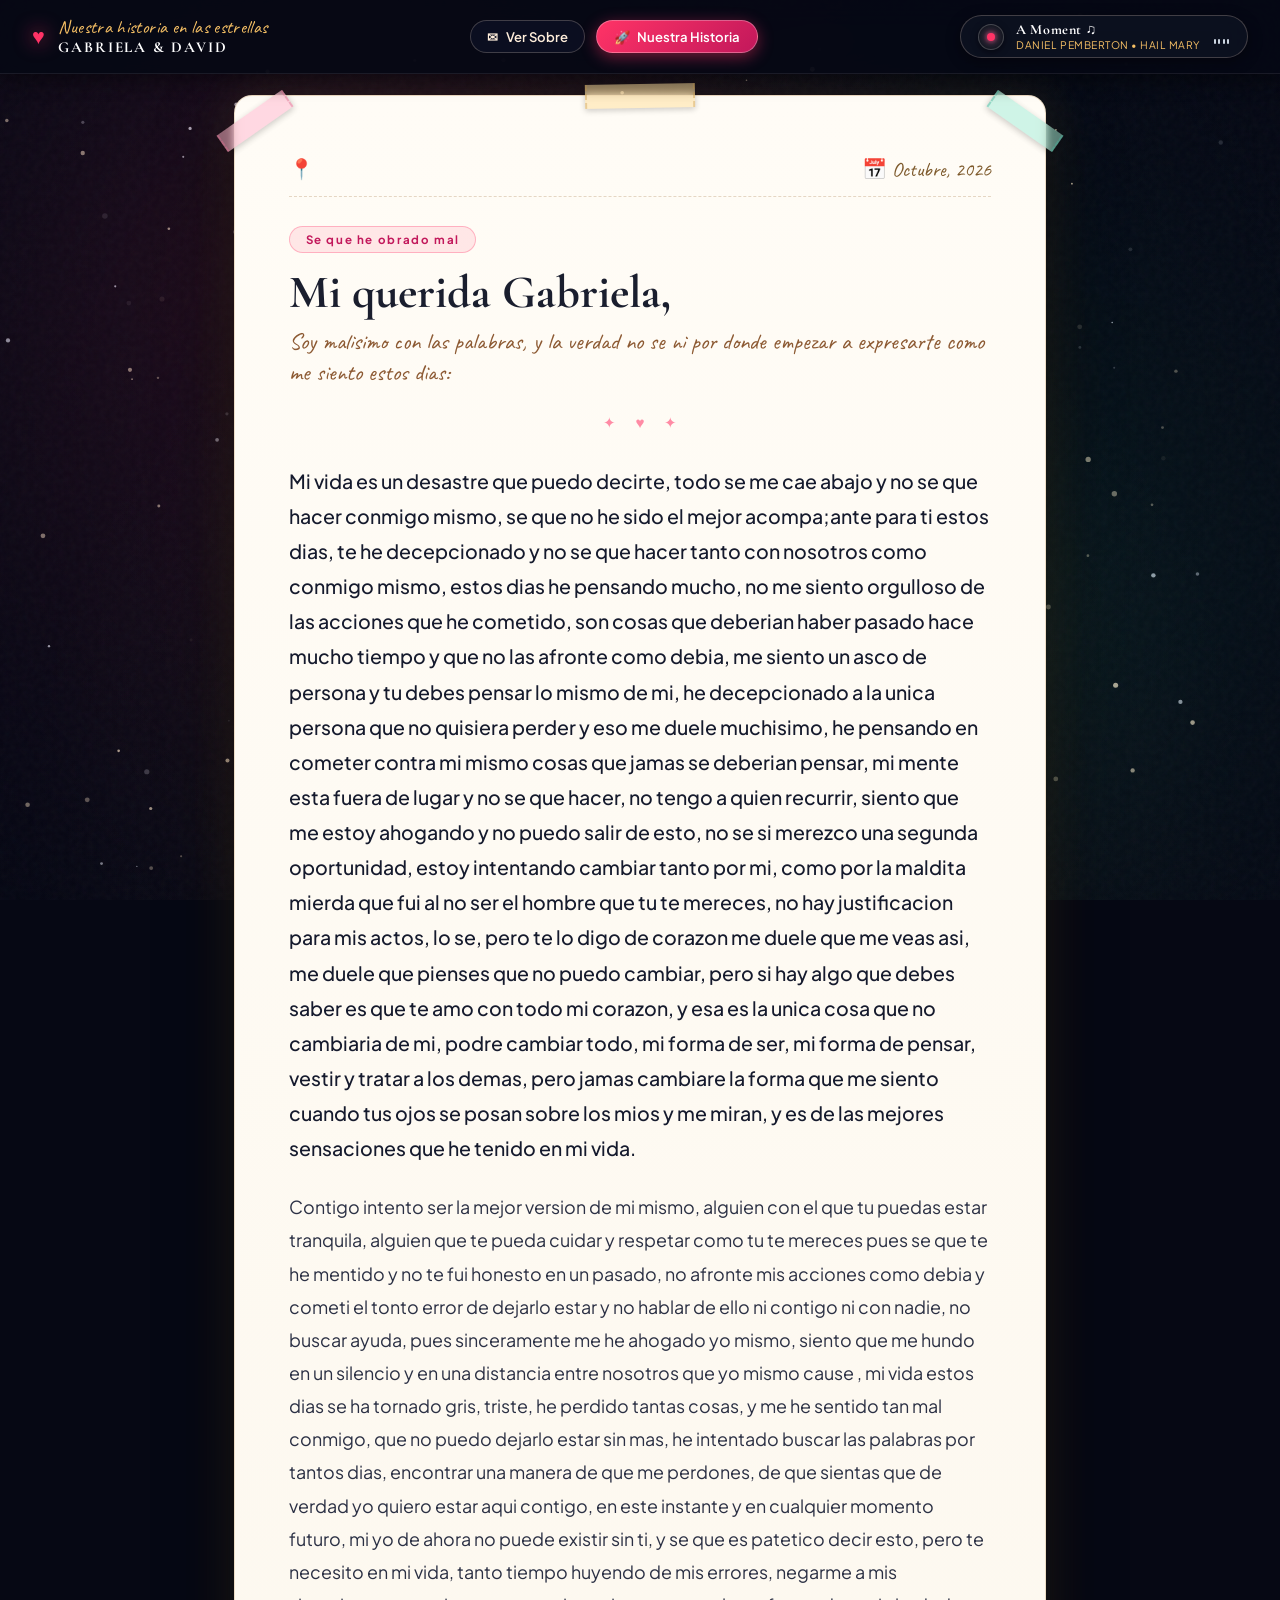
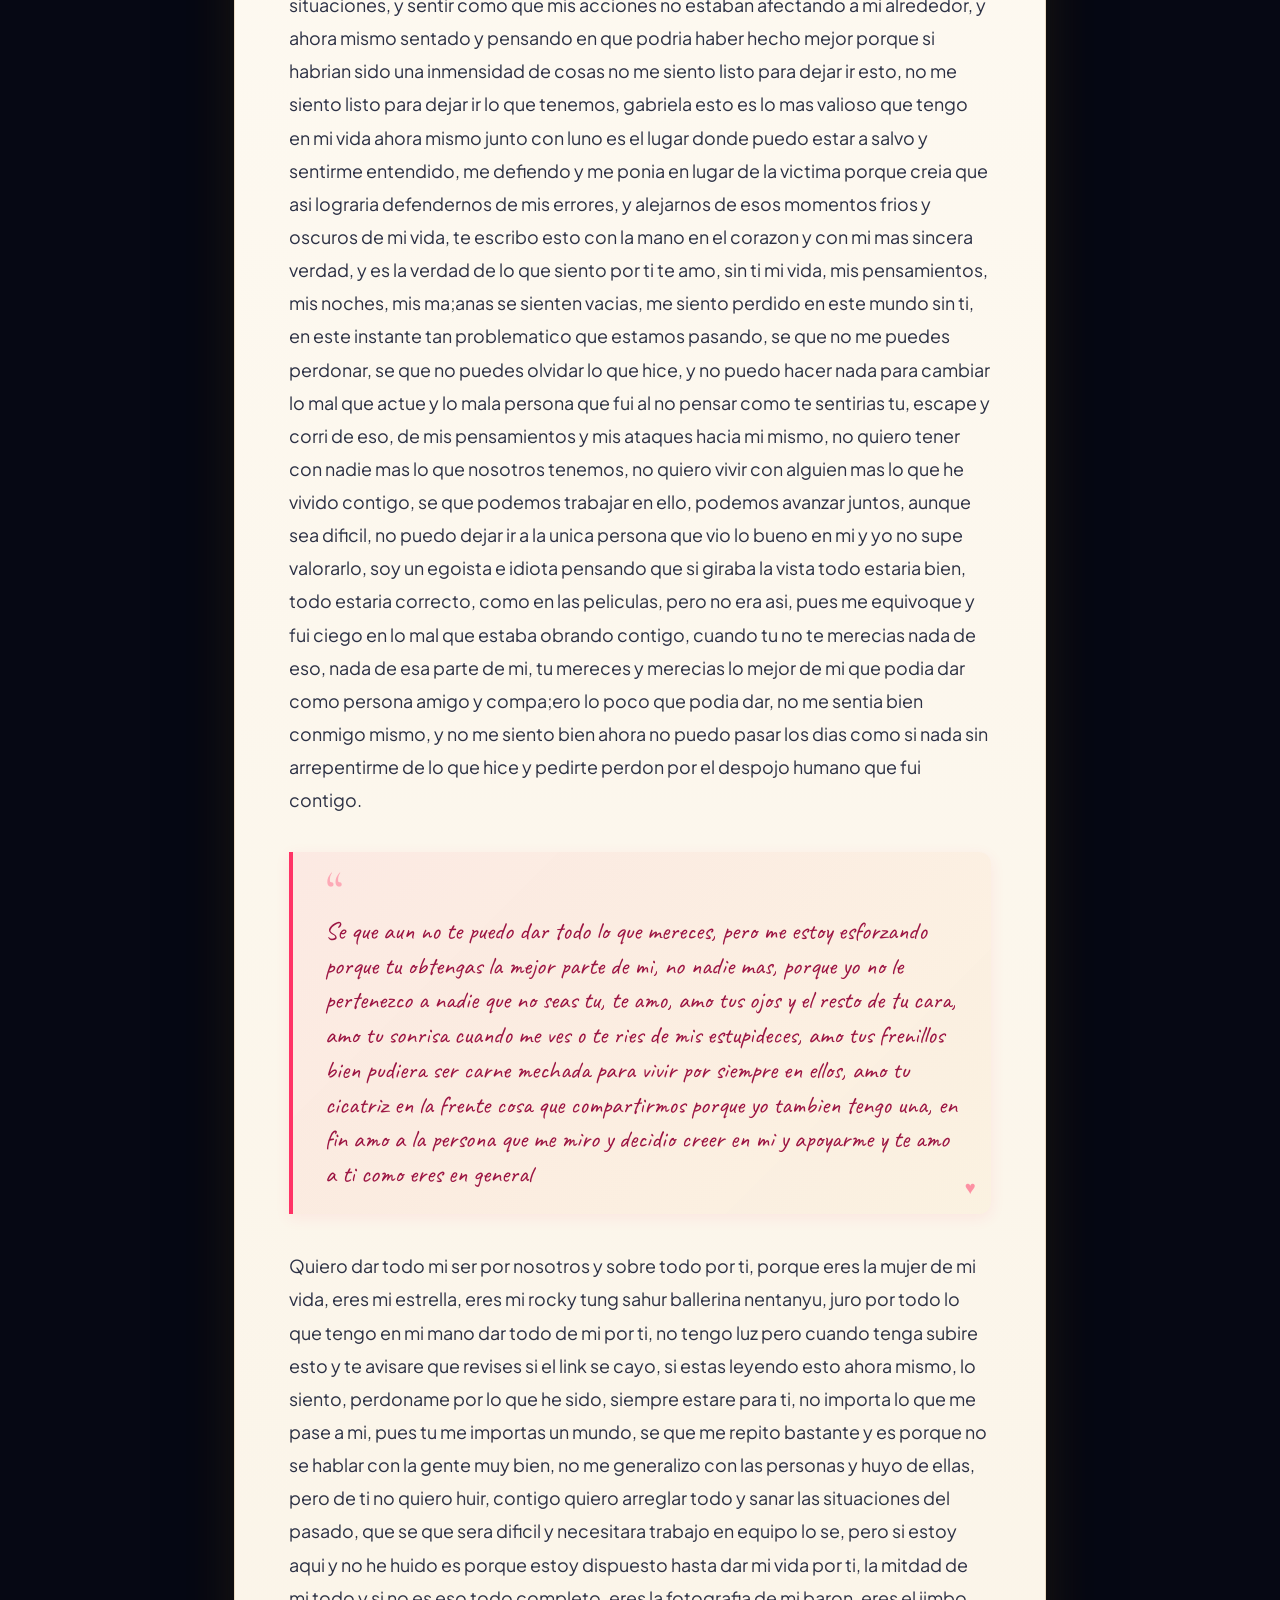
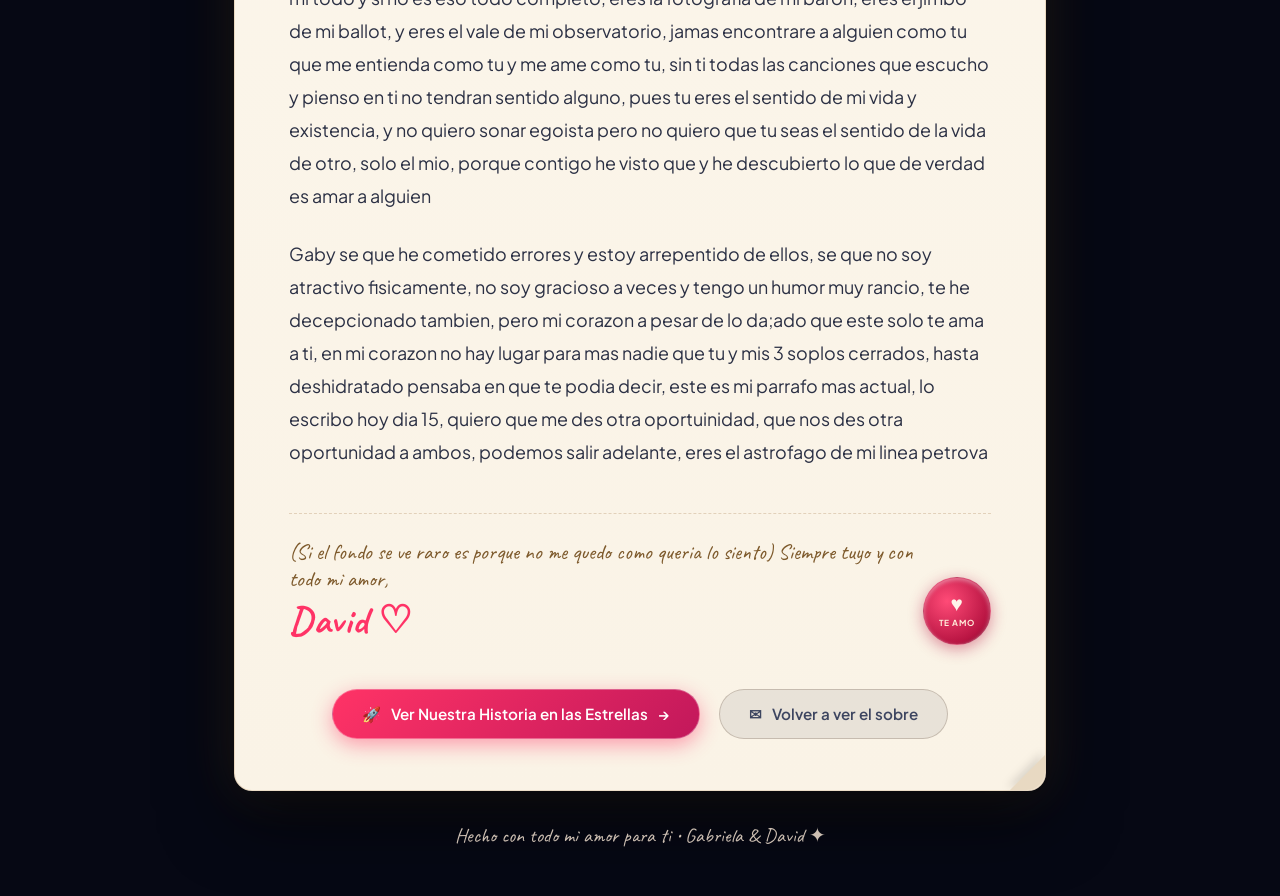
<file: carta.html>
<!DOCTYPE html>
<html lang="es" class="letter-html">

<head>
  <meta charset="UTF-8">
  <meta name="viewport" content="width=device-width, initial-scale=1.0, maximum-scale=5.0, viewport-fit=cover">
  <meta name="theme-color" content="#060814">
  <meta name="apple-mobile-web-app-capable" content="yes">
  <meta name="apple-mobile-web-app-status-bar-style" content="black-translucent">
  <title>Una Carta para Gabriela ♡ David</title>
  <meta name="description" content="Una carta sincera desde el fondo de mi corazón. Para Gabriela.">

  <!-- Romantic & Warm Fonts: Cormorant Garamond, Caveat (Handwritten), Plus Jakarta Sans -->
  <link rel="preconnect" href="https://fonts.googleapis.com">
  <link rel="preconnect" href="https://fonts.gstatic.com" crossorigin>
  <link
    href="https://fonts.googleapis.com/css2?family=Caveat:wght@400;600;700&family=Cormorant+Garamond:ital,wght@0,400;0,600;0,700;1,400;1,600&family=Plus+Jakarta+Sans:wght@300;400;500;600;700&display=swap"
    rel="stylesheet">

  <link rel="stylesheet" href="styles.css?v=4">
  <style>
    html,
    html.letter-html {
      overflow-y: auto !important;
      overflow-x: hidden !important;
      height: auto !important;
      min-height: 100% !important;
      scroll-behavior: smooth;
    }

    body,
    body.letter-page-body {
      overflow-y: visible !important;
      overflow-x: hidden !important;
      height: auto !important;
      min-height: 100vh !important;
    }
  </style>
</head>

<body class="letter-page-body">

  <!-- Top Romantic Header Bar -->
  <header class="romantic-header" id="letterHeader">
    <div class="header-left">
      <a href="index.html?story=true" class="header-back-home" title="Ver nuestra historia completa">
        <span class="heart-pulse">♥</span>
        <div class="header-story-title">
          <span class="handwritten-subtitle">Nuestra historia en las estrellas</span>
          <span class="couple-tag">GABRIELA & DAVID</span>
        </div>
      </a>
    </div>

    <!-- Quick Navigation in Header -->
    <nav class="letter-header-nav" aria-label="Navegación de la carta">
      <a href="index.html" class="header-nav-btn secondary" title="Volver a abrir el sobre">
        <span>✉</span>
        <span class="nav-btn-text">Ver Sobre</span>
      </a>
      <a href="index.html?story=true" class="header-nav-btn primary" title="Explorar todas nuestras fotos y recuerdos">
        <span>🚀</span>
        <span class="nav-btn-text">Nuestra Historia</span>
      </a>
    </nav>

    <div class="header-right">
      <button class="music-capsule-btn" id="letterAudioToggle" aria-label="Música de fondo: A Moment"
        title="Reproducir 'A Moment' de Project Hail Mary">
        <div class="music-disc-icon">
          <span class="disc-core"></span>
        </div>
        <div class="music-track-info">
          <span class="music-track-title" id="letterAudioBtnText">A Moment ♫</span>
          <span class="music-track-artist">Daniel Pemberton • Hail Mary</span>
        </div>
        <div class="sound-bars" id="letterAudioWaves">
          <span></span><span></span><span></span><span></span>
        </div>
      </button>

      <!-- Audio Element: A Moment by Daniel Pemberton -->
      <audio id="letterBgAudio" loop preload="auto" src="assets/music/a_moment.mp3">
        <source src="assets/music/a_moment.mp3" type="audio/mp4">
        <source src="assets/music/a_moment.mp3" type="audio/mpeg">
        <source src="assets/music/a_moment.m4a" type="audio/mp4">
      </audio>
    </div>
  </header>

  <!-- Ambient Cosmic Canvas & Atmosphere -->
  <canvas id="letterStarsCanvas" class="stage-canvas stars-canvas"></canvas>
  <div class="letter-ambient-nebula"></div>
  <div class="letter-candlelight-glow"></div>
  <div class="dream-halo"></div>
  <div class="analog-grain"></div>

  <!-- Main Scrollable Letter Viewport -->
  <main class="letter-page-main">
    <div class="letter-page-scroll-area">

      <!-- Romantic Letter Sheet (Papel de carta manuscrito) -->
      <article class="parchment-sheet" id="parchmentSheet">
        <!-- Cinta Washi decorativa superior -->
        <div class="parchment-washi-tape tape-top"></div>
        <div class="parchment-washi-tape tape-corner-left"></div>
        <div class="parchment-washi-tape tape-corner-right"></div>

        <!-- Encabezado de la Carta: Fecha y Ubicación -->
        <div class="parchment-header-row">
          <div class="parchment-origin">
            <span class="parchment-pin">📍</span>
          </div>
          <div class="parchment-date">
            <span class="parchment-calendar">📅</span>
            <span>Octubre, 2026</span>
          </div>
        </div>

        <!-- Destinataria -->
        <div class="parchment-salutation-box">
          <span class="parchment-badge-tag">Se que he obrado mal</span>
          <h1 class="parchment-recipient">Mi querida Gabriela,</h1>
          <p class="parchment-intro-whisper">Soy malisimo con las palabras, y la verdad no se ni por donde empezar a
            expresarte como me siento estos dias:</p>
        </div>

        <div class="parchment-divider">
          <span class="divider-gem">✦</span>
          <span class="divider-gem">♥</span>
          <span class="divider-gem">✦</span>
        </div>

        <!-- ================================================================
             DAVID: AQUÍ ESCRIBES TU CARTA PARA GABRIELA
             Solo reemplaza el texto entre corchetes con tus propias palabras.
             Puedes agregar más párrafos <p class="parchment-paragraph"> si lo deseas.
             ================================================================ -->
        <div class="parchment-body-content">

          <!-- PÁRRAFO 1 (Párrafo principal / Introducción) -->
          <p class="parchment-paragraph lead-p">
            Mi vida es un desastre que puedo decirte, todo se me cae abajo y no se que hacer conmigo mismo, se que no he
            sido el mejor acompa;ante para ti estos dias, te he decepcionado
            y no se que hacer tanto con nosotros como conmigo mismo, estos dias he pensando mucho, no me siento
            orgulloso de las acciones que he cometido, son cosas que
            deberian haber pasado hace mucho tiempo y que no las afronte como debia, me siento un asco de persona y tu
            debes pensar lo mismo de mi, he decepcionado a la unica persona que
            no quisiera perder y eso me duele muchisimo, he pensando en cometer contra mi mismo cosas que jamas se
            deberian pensar, mi mente esta fuera de lugar y no se que hacer,
            no tengo a quien recurrir, siento que me estoy ahogando y no puedo salir de esto, no se si merezco una
            segunda oportunidad, estoy intentando cambiar tanto por mi, como por la maldita mierda que fui al no ser el
            hombre que tu te mereces,
            no hay justificacion para mis actos, lo se, pero te lo digo de corazon me duele que me veas asi, me duele
            que pienses que no puedo cambiar, pero si hay algo que debes saber es que te amo con todo mi corazon, y esa
            es la unica cosa que no cambiaria de mi, podre cambiar todo, mi forma de ser, mi forma de pensar, vestir y
            tratar a los demas, pero jamas cambiare la forma que me siento cuando tus ojos se posan sobre los mios y me
            miran, y es de las mejores sensaciones que he tenido en mi vida.
          </p>

          <!-- PÁRRAFO 2 -->
          <p class="parchment-paragraph">
            Contigo intento ser la mejor version de mi mismo, alguien con el que tu puedas estar tranquila, alguien que
            te pueda cuidar y respetar como tu te mereces
            pues se que te he mentido y no te fui honesto en un pasado, no afronte mis acciones como debia y cometi el
            tonto error de dejarlo estar y no hablar de ello ni contigo ni con nadie, no buscar ayuda, pues sinceramente
            me he ahogado yo mismo, siento que me hundo en un silencio y en una distancia entre nosotros que yo mismo
            cause
            , mi vida estos dias se ha tornado gris, triste, he perdido tantas cosas, y me he sentido tan mal conmigo,
            que no puedo dejarlo estar sin mas, he intentado buscar las palabras por tantos dias, encontrar una manera
            de que me perdones, de que sientas que de verdad yo quiero estar aqui contigo, en este instante y en
            cualquier momento futuro, mi yo de ahora no puede existir sin ti, y se que es patetico decir esto, pero te
            necesito en mi vida, tanto tiempo huyendo de mis errores, negarme a mis situaciones, y sentir como que mis
            acciones no estaban afectando a mi alrededor, y ahora mismo sentado y pensando en que podria haber hecho
            mejor porque si habrian sido una inmensidad de cosas
            no me siento listo para dejar ir esto, no me siento listo para dejar ir lo que tenemos, gabriela esto es lo
            mas valioso que tengo en mi vida ahora mismo junto con luno es el lugar donde puedo estar a salvo y sentirme
            entendido, me defiendo y me ponia en lugar de la victima porque creia que asi lograria defendernos de mis
            errores, y alejarnos de esos momentos frios y oscuros de mi vida, te escribo esto con la mano en el corazon
            y con mi mas sincera verdad, y es la verdad de lo que siento por ti te amo, sin ti mi vida, mis
            pensamientos, mis noches, mis ma;anas se sienten vacias,
            me siento perdido en este mundo sin ti, en este instante tan problematico que estamos pasando, se que no me
            puedes perdonar, se que no puedes olvidar lo que hice, y no puedo hacer nada para cambiar lo mal que actue y
            lo mala persona que fui al no pensar como te sentirias tu, escape y corri de eso, de mis pensamientos y mis
            ataques hacia mi mismo, no quiero tener con nadie mas lo que nosotros tenemos, no quiero vivir con alguien
            mas lo que he vivido contigo, se que podemos trabajar en ello, podemos avanzar juntos, aunque sea dificil,
            no puedo dejar ir a la unica persona que vio lo bueno en mi y yo no supe valorarlo,
            soy un egoista e idiota pensando que si giraba la vista todo estaria bien, todo estaria correcto, como en
            las peliculas, pero no era asi, pues me equivoque y fui ciego en lo mal que estaba obrando contigo, cuando
            tu no te merecias nada de eso, nada de esa parte de mi, tu mereces y merecias lo mejor de mi que podia dar
            como persona amigo y compa;ero lo poco que podia dar, no me sentia bien conmigo mismo, y no me siento bien
            ahora no puedo pasar los dias como si nada sin arrepentirme de lo que hice y pedirte perdon por el despojo
            humano que fui contigo.
          </p>

          <!-- FRASE O CITA ESPECIAL DESTACADA (Opcional) -->
          <blockquote class="parchment-quote-box">
            <span class="quote-symbol">“</span>
            <p class="quote-text">
              Se que aun no te puedo dar todo lo que mereces, pero me estoy esforzando porque tu obtengas la mejor parte
              de mi, no nadie mas, porque yo no le pertenezco a nadie que no seas tu, te amo, amo tus ojos y el resto de
              tu cara, amo tu sonrisa cuando me ves o te ries de mis estupideces, amo tus frenillos bien pudiera ser
              carne mechada para vivir por siempre en ellos, amo tu cicatriz en la frente cosa que compartirmos porque
              yo tambien tengo una, en fin amo a la persona que me miro y decidio creer en mi y apoyarme y te amo a ti
              como eres en general
            </p>
            <span class="quote-heart">♥</span>
          </blockquote>

          <!-- PÁRRAFO 3 -->
          <p class="parchment-paragraph">
            Quiero dar todo mi ser por nosotros y sobre todo por ti, porque eres la mujer de mi vida, eres mi estrella,
            eres mi rocky tung sahur ballerina nentanyu, juro por todo lo que tengo en mi mano dar todo de mi por ti, no
            tengo luz pero cuando tenga subire esto y te avisare que revises si el link se cayo, si estas leyendo esto
            ahora mismo, lo siento, perdoname por lo que he sido, siempre estare para ti, no importa lo que me pase a
            mi, pues tu me importas un mundo, se que me repito bastante y es porque no se hablar con la gente muy bien,
            no me generalizo con las personas y huyo de ellas, pero de ti no quiero huir, contigo quiero arreglar todo y
            sanar las situaciones del pasado, que se que sera dificil y necesitara trabajo en equipo lo se, pero si
            estoy aqui y no he huido es porque estoy dispuesto hasta dar mi vida por ti, la mitdad de mi todo y si no es
            eso todo completo, eres la fotografia de mi baron, eres el jimbo de mi ballot, y eres el vale de mi
            observatorio, jamas encontrare a alguien como tu que me entienda como tu y me ame como tu, sin ti todas las
            canciones que escucho y pienso en ti no tendran sentido alguno, pues tu eres el sentido de mi vida y
            existencia, y no quiero sonar egoista pero no quiero que tu seas el sentido de la vida de otro, solo el mio,
            porque contigo he visto que y he descubierto lo que de verdad es amar a alguien
          </p>

          <!-- PÁRRAFO 4 (Cierre / Conclusión) -->
          <p class="parchment-paragraph">
            Gaby se que he cometido errores y estoy arrepentido de ellos, se que no soy atractivo fisicamente, no soy
            gracioso a veces y tengo un humor muy rancio, te he decepcionado tambien, pero mi corazon a pesar de lo
            da;ado que este solo te ama a ti, en mi corazon no hay lugar para mas nadie que tu y mis 3 soplos cerrados,
            hasta deshidratado pensaba en que te podia decir, este es mi parrafo mas actual, lo escribo hoy dia 15,
            quiero que me des otra oportuinidad, que nos des otra oportunidad a ambos, podemos salir adelante, eres el
            astrofago de mi linea petrova
          </p>

        </div>
        <!-- ================================================================
             FIN DE TU CARTA
             ================================================================ -->

        <!-- Despedida y Firma Manuscrita -->
        <div class="parchment-signature-area">
          <div class="signature-details">
            <p class="signature-signoff">(Si el fondo se ve raro es porque no me quedo como queria lo siento) Siempre
              tuyo y con todo mi amor,</p>
            <div class="signature-name">David ♡</div>
          </div>

          <!-- Sello de Lacre Oficial -->
          <div class="parchment-wax-seal" title="Sellado con amor eterno">
            <div class="seal-inner">
              <span class="seal-heart-icon">♥</span>
              <span class="seal-motto-text">TE AMO</span>
            </div>
          </div>
        </div>

        <!-- Botones de Acción al Final de la Carta -->
        <div class="parchment-actions-bar">
          <a href="index.html?story=true" class="parchment-btn primary-story-btn">
            <span class="btn-icon">🚀</span>
            <span>Ver Nuestra Historia en las Estrellas</span>
            <span class="btn-arrow">→</span>
          </a>
          <a href="index.html" class="parchment-btn secondary-envelope-btn">
            <span class="btn-icon">✉</span>
            <span>Volver a ver el sobre</span>
          </a>
        </div>

        <!-- Doblez decorativo en esquina de la hoja -->
        <div class="parchment-corner-fold" aria-hidden="true"></div>
      </article>

      <!-- Pie de página romántico -->
      <footer class="letter-footer">
        <span>Hecho con todo mi amor para ti • Gabriela & David ✦</span>
      </footer>

    </div>
  </main>

  <script src="carta.js?v=2"></script>
</body>

</html>
</file>
<file: styles.css>
/* ==========================================================================
   GABRIELA & DAVID - MEMORANDUM // PROJECT HAIL MARY
   Estética: Diario Romántico Cósmico, Scrapbook, Doodles & Pestañas Interactivas
   ========================================================================== */

:root {
  --font-serif: 'Cormorant Garamond', Georgia, serif;
  --font-hand: 'Caveat', cursive;
  --font-sans: 'Plus Jakarta Sans', -apple-system, BlinkMacSystemFont, sans-serif;

  /* Colores Cálidos & Espaciales */
  --space-bg: #060814;
  --space-twilight: #0e1224;
  --paper-cream: #fffcf5;
  --text-main: #f8fafc;
  --text-muted: #cbd5e1;
  --text-warm: #ffeedb;

  /* Acentos Project Hail Mary */
  --hail-crimson: #ff3366;
  --hail-crimson-glow: rgba(255, 51, 102, 0.45);
  --hail-emerald: #10b981;
  --hail-emerald-glow: rgba(16, 185, 129, 0.4);
  --gold-warm: #f6c065;
  --gold-glow: rgba(246, 192, 101, 0.35);

  /* Scrapbook / Washi Tape */
  --tape-color: rgba(255, 235, 195, 0.35);
  --card-bg: rgba(10, 14, 30, 0.42);
  --card-border: rgba(255, 230, 210, 0.25);

  --ease-spring: cubic-bezier(0.175, 0.885, 0.32, 1.275);
  --ease-smooth: cubic-bezier(0.16, 1, 0.3, 1);
}

*, *::before, *::after {
  margin: 0;
  padding: 0;
  box-sizing: border-box;
}

html, body {
  width: 100%;
  height: 100%;
  background-color: var(--space-bg);
  color: var(--text-main);
  font-family: var(--font-sans);
  overflow: hidden; /* Prevent ugly double scrollbars, stage handles smooth navigation */
  -webkit-font-smoothing: antialiased;
  -webkit-tap-highlight-color: transparent;
}

/* ==========================================================================
   TOP ROMANTIC HEADER & VISIBLE TABS BAR
   ========================================================================== */
.romantic-header {
  position: fixed;
  top: 0;
  left: 0;
  right: 0;
  height: 74px;
  padding: 0 2rem;
  display: flex;
  align-items: center;
  justify-content: space-between;
  z-index: 100;
  background: rgba(6, 8, 20, 0.90);
  backdrop-filter: blur(16px);
  -webkit-backdrop-filter: blur(16px);
  border-bottom: 1px solid rgba(255, 255, 255, 0.08);
  box-shadow: 0 4px 20px rgba(0, 0, 0, 0.45);
}

.header-left {
  display: flex;
  align-items: center;
  gap: 0.85rem;
  min-width: 0;
}

.heart-pulse {
  color: var(--hail-crimson);
  font-size: 1.35rem;
  filter: drop-shadow(0 0 10px var(--hail-crimson));
  animation: heart-beat 1.6s infinite ease-in-out;
  flex-shrink: 0;
}

@keyframes heart-beat {
  0%, 100% { transform: scale(1); }
  25% { transform: scale(1.22); }
  40% { transform: scale(1.08); }
  60% { transform: scale(1.18); }
}

.header-story-title {
  display: flex;
  flex-direction: column;
  min-width: 0;
}

.handwritten-subtitle {
  font-family: var(--font-hand);
  font-size: 1.15rem;
  color: var(--gold-warm);
  line-height: 1.1;
  letter-spacing: 0.02em;
}

.couple-tag {
  font-family: var(--font-serif);
  font-size: 0.95rem;
  font-weight: 700;
  letter-spacing: 0.12em;
  color: #ffffff;
}

/* ==========================================================================
   BARRA DE PESTAÑAS VISIBLES (STORY TABS)
   ========================================================================== */
.story-tabs-bar {
  display: flex;
  align-items: center;
  gap: 0.4rem;
  background: rgba(15, 20, 38, 0.85);
  border: 1px solid rgba(255, 220, 200, 0.22);
  padding: 0.35rem 0.5rem;
  border-radius: 35px;
  backdrop-filter: blur(16px);
  box-shadow: 0 4px 20px rgba(0, 0, 0, 0.4);
}

.story-tab-btn {
  display: flex;
  align-items: center;
  gap: 0.5rem;
  background: transparent;
  border: 1px solid transparent;
  border-radius: 25px;
  padding: 0.45rem 1.05rem;
  color: var(--text-muted);
  font-family: var(--font-sans);
  font-size: 0.82rem;
  font-weight: 500;
  cursor: pointer;
  transition: all 0.3s var(--ease-spring);
  outline: none;
  white-space: nowrap;
}

.story-tab-btn:hover {
  color: #ffffff;
  background: rgba(255, 255, 255, 0.08);
  border-color: rgba(255, 255, 255, 0.15);
}

.story-tab-btn.active {
  color: #ffffff;
  background: linear-gradient(135deg, var(--hail-crimson), #c2185b);
  border-color: rgba(255, 255, 255, 0.3);
  font-weight: 600;
  box-shadow: 0 4px 18px var(--hail-crimson-glow);
  transform: translateY(-1px);
}

.tab-icon {
  font-size: 0.95rem;
}

.header-right {
  display: flex;
  align-items: center;
  gap: 0.65rem;
}

/* Peek / View Background Toggle Button */
.peek-bg-btn {
  background: rgba(14, 18, 34, 0.75);
  border: 1px solid rgba(255, 225, 205, 0.22);
  padding: 0.42rem 0.95rem;
  border-radius: 30px;
  display: flex;
  align-items: center;
  gap: 0.45rem;
  color: var(--text-warm);
  cursor: pointer;
  transition: all 0.3s var(--ease-smooth);
  backdrop-filter: blur(14px);
  font-family: var(--font-sans);
  font-size: 0.8rem;
  font-weight: 500;
  box-shadow: 0 4px 15px rgba(0, 0, 0, 0.3);
  white-space: nowrap;
}

.peek-bg-btn:hover {
  background: rgba(16, 185, 129, 0.22);
  border-color: var(--hail-emerald);
  color: #ffffff;
  box-shadow: 0 0 20px var(--hail-emerald-glow);
  transform: translateY(-1px);
}

.peek-bg-btn.active {
  background: linear-gradient(135deg, var(--hail-emerald), #059669);
  border-color: rgba(255, 255, 255, 0.35);
  color: #ffffff;
  box-shadow: 0 0 20px var(--hail-emerald-glow);
}

/* Music Button: A Moment by Daniel Pemberton */
.music-capsule-btn {
  background: rgba(14, 18, 34, 0.85);
  border: 1px solid rgba(255, 225, 205, 0.22);
  padding: 0.4rem 1.1rem;
  border-radius: 35px;
  display: flex;
  align-items: center;
  gap: 0.75rem;
  color: var(--text-warm);
  cursor: pointer;
  transition: all 0.3s var(--ease-smooth);
  backdrop-filter: blur(14px);
  box-shadow: 0 4px 15px rgba(0, 0, 0, 0.3);
}

.music-capsule-btn:hover {
  background: rgba(255, 51, 102, 0.18);
  border-color: var(--hail-crimson);
  box-shadow: 0 0 22px rgba(255, 51, 102, 0.35);
  transform: translateY(-1px);
}

.music-capsule-btn.playing {
  border-color: var(--hail-crimson);
  box-shadow: 0 0 20px rgba(255, 51, 102, 0.35);
}

/* Vinyl Disc Icon */
.music-disc-icon {
  width: 26px;
  height: 26px;
  border-radius: 50%;
  background: radial-gradient(circle, #2d3748 20%, #1a202c 45%, #171923 70%, #000000 100%);
  border: 1px solid rgba(255, 255, 255, 0.2);
  position: relative;
  display: flex;
  align-items: center;
  justify-content: center;
  box-shadow: 0 2px 6px rgba(0, 0, 0, 0.5);
  flex-shrink: 0;
}

.disc-core {
  width: 8px;
  height: 8px;
  border-radius: 50%;
  background: var(--hail-crimson);
  box-shadow: 0 0 6px var(--hail-crimson);
}

.music-capsule-btn.playing .music-disc-icon {
  animation: spin-disc 3s linear infinite;
}

@keyframes spin-disc {
  0% { transform: rotate(0deg); }
  100% { transform: rotate(360deg); }
}

/* Track Info */
.music-track-info {
  display: flex;
  flex-direction: column;
  text-align: left;
}

.music-track-title {
  font-family: var(--font-serif);
  font-size: 0.88rem;
  font-weight: 700;
  color: #ffffff;
  line-height: 1.15;
  letter-spacing: 0.04em;
}

.music-track-artist {
  font-family: var(--font-sans);
  font-size: 0.65rem;
  color: var(--gold-warm);
  letter-spacing: 0.05em;
  text-transform: uppercase;
}

.sound-bars {
  display: flex;
  align-items: flex-end;
  gap: 2.5px;
  height: 14px;
  margin-left: 2px;
}

.sound-bars span {
  width: 2px;
  height: 35%;
  background-color: var(--text-muted);
  border-radius: 2px;
  transition: all 0.2s ease;
}

.music-capsule-btn.playing .sound-bars span {
  background-color: var(--hail-crimson);
  animation: bar-dance 0.9s infinite ease-in-out alternate;
}

.music-capsule-btn.playing .sound-bars span:nth-child(1) { animation-delay: 0.05s; }
.music-capsule-btn.playing .sound-bars span:nth-child(2) { animation-delay: 0.25s; }
.music-capsule-btn.playing .sound-bars span:nth-child(3) { animation-delay: 0.15s; }
.music-capsule-btn.playing .sound-bars span:nth-child(4) { animation-delay: 0.35s; }

@keyframes bar-dance {
  0% { height: 20%; }
  100% { height: 100%; }
}



/* ==========================================================================
   FIXED STAGE & VIEWPORT
   ========================================================================== */
.fixed-stage {
  position: fixed;
  inset: 0;
  width: 100vw;
  height: 100vh;
  height: 100dvh;
  overflow: hidden;
  display: flex;
  align-items: center;
  justify-content: center;
  background-color: var(--space-bg);
  padding-top: 48px;
  padding-bottom: 24px;
  box-sizing: border-box;
}

.stage-canvas {
  position: absolute;
  inset: 0;
  width: 100%;
  height: 100%;
  pointer-events: none;
}

.stars-canvas {
  z-index: 1;
}

.astrophage-canvas {
  z-index: 4;
  mix-blend-mode: screen;
}

/* Cinematic Film Layers */
.cinema-layer {
  position: absolute;
  inset: 0;
  opacity: 0;
  transition: opacity 0.85s ease-in-out;
  pointer-events: none;
  overflow: hidden;
}

.film-frame {
  width: 100%;
  height: 100%;
  object-fit: cover;
  object-position: center;
  transform: scale(1.04);
  transition: transform 1.2s var(--ease-smooth), filter 0.8s ease;
  filter: brightness(0.96) contrast(1.08) saturate(1.18);
}

.layer-cosmos {
  z-index: 2;
  opacity: 1;
}

.ambient-nebula-glow {
  position: absolute;
  width: 140vw;
  height: 140vh;
  top: -20vh;
  left: -20vw;
  background: radial-gradient(circle at 50% 50%, rgba(30, 20, 55, 0.35) 0%, rgba(18, 12, 35, 0.2) 40%, rgba(6, 8, 20, 0.85) 75%);
}

.layer-astrophage {
  z-index: 3;
}

.warm-red-vignette {
  position: absolute;
  inset: 0;
  background: radial-gradient(circle at 65% 45%, rgba(255, 51, 102, 0.18) 0%, rgba(120, 15, 45, 0.2) 50%, rgba(6, 8, 20, 0.6) 100%);
  mix-blend-mode: screen;
}

.layer-tauceti {
  z-index: 3;
}

.warm-emerald-vignette {
  position: absolute;
  inset: 0;
  background: radial-gradient(circle at 50% 45%, rgba(16, 185, 129, 0.2) 0%, rgba(246, 192, 101, 0.12) 45%, rgba(6, 8, 20, 0.6) 100%);
  mix-blend-mode: screen;
}

.dream-halo {
  position: absolute;
  inset: 0;
  background: radial-gradient(circle at center, transparent 40%, rgba(6, 8, 20, 0.3) 75%, rgba(6, 8, 20, 0.65) 100%);
  z-index: 5;
  pointer-events: none;
}

.analog-grain {
  position: absolute;
  inset: 0;
  opacity: 0.035;
  background-image: url("data:image/svg+xml,%3Csvg viewBox='0 0 200 200' xmlns='http://www.w3.org/2000/svg'%3E%3Cfilter id='noiseFilter'%3E%3CfeTurbulence type='fractalNoise' baseFrequency='0.75' numOctaves='3' stitchTiles='stitch'/%3E%3C/filter%3E%3Crect width='100%25' height='100%25' filter='url(%23noiseFilter)'/%3E%3C/svg%3E");
  z-index: 6;
  pointer-events: none;
}

/* ==========================================================================
   CARD DOODLES & SCRAPBOOK STICKERS (INTEGRADOS AL RELATO)
   ========================================================================== */
.card-doodle {
  pointer-events: auto;
  transition: transform 0.4s var(--ease-spring), opacity 0.4s ease;
  z-index: 15;
}

.sticker-img {
  filter: drop-shadow(0 12px 24px rgba(0, 0, 0, 0.65));
  transition: transform 0.4s var(--ease-spring);
}

/* Washi Tape Accent */
.washi-tape {
  position: absolute;
  background: var(--tape-color);
  backdrop-filter: blur(4px);
  border-left: 2px dashed rgba(255, 255, 255, 0.25);
  border-right: 2px dashed rgba(255, 255, 255, 0.25);
  box-shadow: 0 2px 6px rgba(0, 0, 0, 0.2);
  z-index: 20;
}

.tape-top {
  width: 85px;
  height: 20px;
  top: -10px;
  left: 50%;
  transform: translateX(-50%) rotate(-3deg);
}

.tape-angle {
  width: 75px;
  height: 18px;
  top: -8px;
  right: -10px;
  transform: rotate(25deg);
}

/* 1. Acto I: Parche de la Misión (Mayor separación de la tarjeta / pestaña) */
.doodle-patch {
  position: absolute;
  left: -265px;
  top: 45px;
  width: 175px;
  transform: rotate(-6deg);
}

.doodle-patch:hover {
  transform: rotate(0deg) scale(1.06);
}

.patch-img {
  width: 100%;
  height: auto;
  display: block;
}

.note-patch {
  position: absolute;
  top: 100%;
  left: -10px;
  width: 220px;
  margin-top: 0.8rem;
  font-family: var(--font-hand);
  color: var(--gold-warm);
  font-size: 1.25rem;
  line-height: 1.2;
  text-shadow: 0 2px 10px rgba(0, 0, 0, 0.9);
}

.note-patch small {
  font-size: 1.05rem;
  color: var(--text-warm);
  opacity: 0.9;
}

.arrow-doodle {
  font-size: 1.5rem;
  display: inline-block;
  transform: rotate(45deg);
  margin-right: 4px;
}

/* 2. Acto II: Rocky Saludando */
.doodle-rocky-wave {
  position: absolute;
  right: -265px;
  top: 30px;
  width: 195px;
  transform: rotate(6deg);
  animation: rocky-bob 4s infinite ease-in-out;
}

@keyframes rocky-bob {
  0%, 100% { transform: rotate(6deg) translateY(0); }
  50% { transform: rotate(8deg) translateY(-12px); }
}

.rocky-wave-img {
  width: 100%;
  height: auto;
  display: block;
  cursor: pointer;
}

.doodle-rocky-wave:hover .rocky-wave-img {
  animation: rocky-wiggle 0.5s ease;
}

@keyframes rocky-wiggle {
  0%, 100% { transform: rotate(0deg) scale(1.08); }
  25% { transform: rotate(-8deg) scale(1.1); }
  75% { transform: rotate(8deg) scale(1.1); }
}

.speech-bubble-rocky {
  position: absolute;
  bottom: 96%;
  left: -30px;
  background: rgba(255, 252, 245, 0.96);
  color: #1a1e2e;
  padding: 0.65rem 1.15rem;
  border-radius: 18px;
  border-bottom-right-radius: 4px;
  box-shadow: 0 10px 25px rgba(0, 0, 0, 0.5);
  font-family: var(--font-hand);
  font-size: 1.25rem;
  font-weight: 700;
  white-space: nowrap;
  line-height: 1.2;
}

.bubble-chord {
  color: var(--hail-crimson);
  font-size: 1rem;
  margin-right: 4px;
}

.bubble-sub {
  display: block;
  font-size: 1rem;
  color: #e11d48;
  font-weight: 600;
}

.note-rocky {
  margin-top: 0.6rem;
  font-family: var(--font-hand);
  font-size: 1.2rem;
  color: var(--text-warm);
  text-align: center;
  text-shadow: 0 2px 8px rgba(0, 0, 0, 0.8);
}

.click-hint {
  display: block;
  font-size: 0.95rem;
  color: var(--gold-warm);
  opacity: 0.85;
}

/* 3. Acto III: Rocky Fist-Bump */
.doodle-rocky-fist {
  position: absolute;
  left: -265px;
  bottom: 25px;
  width: 180px;
  transform: rotate(-7deg);
}

.polaroid-frame {
  background: #ffffff;
  padding: 0.75rem 0.75rem 1.3rem 0.75rem;
  border-radius: 6px;
  box-shadow: 0 15px 35px rgba(0, 0, 0, 0.7);
  transform: rotate(1deg);
  transition: transform 0.3s ease;
  cursor: pointer;
}

.doodle-rocky-fist:hover .polaroid-frame {
  transform: rotate(0deg) scale(1.05);
}

.rocky-fist-img {
  width: 100%;
  height: 160px;
  object-fit: contain;
  background: #181d2e;
  border-radius: 4px;
  display: block;
}

.polaroid-caption {
  display: block;
  font-family: var(--font-hand);
  font-size: 1.15rem;
  font-weight: 700;
  color: #2c3248;
  text-align: center;
  margin-top: 0.6rem;
}

.note-fist {
  font-family: var(--font-hand);
  font-size: 1.2rem;
  color: var(--gold-warm);
  margin-top: 0.5rem;
  text-align: center;
}

/* ==========================================================================
   TODOS LOS DOODLES SCRAPBOOK (DISTRIBUCIÓN EN CADA ACTO)
   ========================================================================== */

/* Doodle Photo Image */
.doodle-photo-img {
  width: 100%;
  height: 155px;
  object-fit: cover;
  border-radius: 4px;
  display: block;
}

.frame-tilt-left {
  transform: rotate(-3deg);
}

.frame-tilt-right {
  transform: rotate(3deg);
}

.card-doodle:hover .polaroid-frame {
  transform: rotate(0deg) scale(1.06);
}

/* Washi Tapes Coloridos */
.tape-pink {
  position: absolute;
  width: 75px;
  height: 18px;
  top: -8px;
  left: 50%;
  transform: translateX(-50%) rotate(2deg);
  background: rgba(255, 180, 205, 0.6);
  backdrop-filter: blur(4px);
  border-left: 2px dashed rgba(220, 110, 145, 0.45);
  border-right: 2px dashed rgba(220, 110, 145, 0.45);
  box-shadow: 0 2px 6px rgba(0, 0, 0, 0.2);
  z-index: 20;
}

.tape-gold {
  position: absolute;
  width: 75px;
  height: 18px;
  top: -8px;
  left: 50%;
  transform: translateX(-50%) rotate(-2.5deg);
  background: rgba(255, 225, 160, 0.65);
  backdrop-filter: blur(4px);
  border-left: 2px dashed rgba(200, 155, 75, 0.45);
  border-right: 2px dashed rgba(200, 155, 75, 0.45);
  box-shadow: 0 2px 6px rgba(0, 0, 0, 0.2);
  z-index: 20;
}

.tape-teal {
  position: absolute;
  width: 75px;
  height: 18px;
  top: -8px;
  left: 50%;
  transform: translateX(-50%) rotate(2deg);
  background: rgba(160, 235, 215, 0.6);
  backdrop-filter: blur(4px);
  border-left: 2px dashed rgba(70, 180, 155, 0.45);
  border-right: 2px dashed rgba(70, 180, 155, 0.45);
  box-shadow: 0 2px 6px rgba(0, 0, 0, 0.2);
  z-index: 20;
}

/* 4. Acto III (Derecha): Gatitos Besándose (Sahur) */
.doodle-sahur {
  position: absolute;
  right: -265px;
  top: 30px;
  width: 180px;
  transform: rotate(5deg);
}

.note-sahur,
.note-dinos,
.note-couple,
.note-speed,
.note-tung {
  font-family: var(--font-hand);
  font-size: 1.2rem;
  color: var(--gold-warm);
  margin-top: 0.5rem;
  text-align: center;
  text-shadow: 0 2px 8px rgba(0, 0, 0, 0.85);
}

/* 5. Acto IV (Izquierda): Dinos Abrazados */
.doodle-dinos {
  position: absolute;
  left: -265px;
  top: 30px;
  width: 180px;
  transform: rotate(-5deg);
}

/* 6. Acto IV (Derecha): Parejita con lacito y gorra */
.doodle-couple {
  position: absolute;
  right: -265px;
  top: 30px;
  width: 180px;
  transform: rotate(4deg);
}

/* 7. Acto V (Galería - Flotante por fuera a la derecha): Cristiano & Speed */
.doodle-speed {
  position: absolute;
  right: -250px;
  top: 35px;
  width: 180px;
  transform: rotate(6deg);
  z-index: 30;
  pointer-events: auto;
}

.doodle-speed:hover {
  transform: rotate(0deg) scale(1.06);
}

/* 8. Acto VI (Dedicatoria - Flotante por fuera a la izquierda): Mokujin & Novia */
.doodle-tung {
  position: absolute;
  left: -250px;
  top: 60px;
  width: 180px;
  transform: rotate(-4deg);
  z-index: 30;
  pointer-events: auto;
}

.doodle-tung:hover {
  transform: rotate(0deg) scale(1.06);
}

/* Etiqueta de Sonido Interactivo */
.doodle-sound-tag {
  display: inline-block;
  margin-top: 5px;
  padding: 2px 9px;
  background: rgba(255, 51, 102, 0.22);
  border: 1px solid rgba(255, 51, 102, 0.45);
  border-radius: 12px;
  font-size: 0.78rem;
  font-family: var(--font-sans);
  color: #ff99b3;
  letter-spacing: 0.04em;
  transition: all 0.3s ease;
  backdrop-filter: blur(4px);
}

.card-doodle:hover .doodle-sound-tag {
  background: var(--hail-crimson);
  color: #ffffff;
  box-shadow: 0 0 12px rgba(255, 51, 102, 0.7);
  transform: scale(1.05);
}

/* Animación de Rebote al hacer Clic en cualquier Doodle */
@keyframes doodle-bounce {
  0% { transform: scale(1); }
  25% { transform: scale(1.18) rotate(4deg); }
  50% { transform: scale(0.94) rotate(-3deg); }
  75% { transform: scale(1.06) rotate(2deg); }
  100% { transform: scale(1) rotate(0deg); }
}

.doodle-clicked .polaroid-frame,
.doodle-clicked .sticker-img {
  animation: doodle-bounce 0.55s var(--ease-spring) !important;
}

/* ==========================================================================
   JOURNAL CARDS (CONTENIDO DE LAS PESTAÑAS)
   ========================================================================== */
.journal-wrapper {
  position: relative;
  z-index: 10;
  width: 100%;
  max-width: 1120px;
  padding: 1.5rem;
  display: flex;
  align-items: center;
  justify-content: center;
  pointer-events: none;
}

.journal-card {
  position: absolute;
  width: 100%;
  padding: 3.2rem 2.8rem 2.4rem 2.8rem;
  background: linear-gradient(135deg, rgba(14, 18, 38, 0.44) 0%, rgba(8, 12, 26, 0.36) 100%);
  border: 1px solid var(--card-border);
  border-radius: 24px;
  backdrop-filter: blur(8px);
  -webkit-backdrop-filter: blur(8px);
  box-shadow: 0 20px 60px rgba(0, 0, 0, 0.55), inset 0 1px 0 rgba(255, 255, 255, 0.2);
  opacity: 0;
  transform: translateY(30px) scale(0.96);
  transition: opacity 0.5s ease-out, transform 0.5s var(--ease-spring), backdrop-filter 0.4s ease;
  pointer-events: none;
  text-align: center;
}

.journal-card:not(.gallery-card) {
  max-width: 660px;
}

.journal-card.visible {
  opacity: 1;
  transform: translateY(0) scale(1);
  pointer-events: auto;
}

/* Modo contemplación de escena (se activa con el botón 'Ver fondo' o clic fuera) */
body.viewing-background .journal-card {
  opacity: 0.08 !important;
  pointer-events: none !important;
  transform: scale(0.96) translateY(12px) !important;
}

body.viewing-background .card-doodle {
  opacity: 0.1 !important;
  pointer-events: none !important;
}

body.viewing-background .film-frame {
  transform: scale(1.08) !important;
  filter: brightness(1.05) contrast(1.12) saturate(1.2) !important;
}

/* Card Tape Accent */
.card-tape {
  position: absolute;
  top: -12px;
  left: 50%;
  transform: translateX(-50%);
  width: 110px;
  height: 24px;
  background: var(--tape-color);
  backdrop-filter: blur(4px);
  border-left: 2px dashed rgba(255, 255, 255, 0.3);
  border-right: 2px dashed rgba(255, 255, 255, 0.3);
  box-shadow: 0 3px 8px rgba(0, 0, 0, 0.3);
}

/* Stamp Tag */
.stamp-tag {
  display: inline-block;
  padding: 0.35rem 1.1rem;
  border-radius: 30px;
  font-family: var(--font-sans);
  font-size: 0.72rem;
  font-weight: 600;
  letter-spacing: 0.18em;
  color: var(--gold-warm);
  background: rgba(246, 192, 101, 0.12);
  border: 1px solid rgba(246, 192, 101, 0.3);
  margin-bottom: 1.2rem;
  text-transform: uppercase;
}

.tag-crimson {
  color: #ff99b3;
  background: rgba(255, 51, 102, 0.12);
  border-color: rgba(255, 51, 102, 0.35);
}

.tag-emerald {
  color: #a7f3d0;
  background: rgba(16, 185, 129, 0.12);
  border-color: rgba(16, 185, 129, 0.35);
}

.tag-gold {
  color: #fef08a;
  background: rgba(246, 192, 101, 0.15);
  border-color: rgba(246, 192, 101, 0.4);
}

/* Headlines */
.card-headline {
  font-family: var(--font-serif);
  font-size: 2.3rem;
  font-weight: 600;
  line-height: 1.25;
  color: #ffffff;
  margin-bottom: 1.1rem;
  text-shadow: 0 4px 20px rgba(0, 0, 0, 0.8);
}

.headline-crimson {
  background: linear-gradient(135deg, #ffffff 40%, #ff80a0 100%);
  -webkit-background-clip: text;
  -webkit-text-fill-color: transparent;
}

.headline-emerald {
  background: linear-gradient(135deg, #ffffff 40%, #6ee7b7 100%);
  -webkit-background-clip: text;
  -webkit-text-fill-color: transparent;
}

.couple-title {
  font-family: var(--font-serif);
  font-size: 3.4rem;
  font-weight: 700;
  letter-spacing: 0.04em;
  background: linear-gradient(135deg, #ffffff 30%, #ffd6a5 70%, #ff85a1 100%);
  -webkit-background-clip: text;
  -webkit-text-fill-color: transparent;
  margin-bottom: 0.3rem;
  text-shadow: 0 0 40px rgba(255, 214, 165, 0.3);
}

.handwritten-title-sub {
  font-family: var(--font-hand);
  font-size: 1.45rem;
  color: var(--gold-warm);
  margin-bottom: 1.2rem;
}

.card-lead {
  font-size: 1.12rem;
  line-height: 1.75;
  color: var(--text-muted);
  font-weight: 300;
  margin-bottom: 1.2rem;
}

.card-body-text {
  font-size: 1.02rem;
  line-height: 1.7;
  color: #e2e8f0;
  margin-bottom: 1.2rem;
}

.final-lead {
  font-size: 1.2rem;
  color: var(--text-warm);
}

/* Handwritten Quotes */
.handwritten-quote {
  font-family: var(--font-hand);
  font-size: 1.55rem;
  line-height: 1.4;
  color: var(--gold-warm);
  margin: 1rem 0;
  padding: 0 1rem;
}

.quote-mark {
  color: var(--hail-crimson);
  font-size: 1.8rem;
  margin: 0 4px;
}

/* Sticky Yellow Scratch Note */
.sticky-scratch-note {
  position: relative;
  background: #fef08a;
  color: #1c1917;
  padding: 0.9rem 1.4rem;
  border-radius: 6px;
  font-family: var(--font-hand);
  font-size: 1.35rem;
  font-weight: 600;
  line-height: 1.35;
  transform: rotate(-1.5deg);
  box-shadow: 0 10px 25px rgba(0, 0, 0, 0.45);
  margin: 1.2rem auto 0 auto;
  max-width: 480px;
}

.pin-icon {
  position: absolute;
  top: -12px;
  left: 50%;
  transform: translateX(-50%);
  font-size: 1.3rem;
}

.love-pill-box {
  display: inline-block;
  background: rgba(16, 185, 129, 0.15);
  border: 1px dashed rgba(16, 185, 129, 0.4);
  padding: 0.6rem 1.4rem;
  border-radius: 30px;
  font-family: var(--font-hand);
  font-size: 1.3rem;
  color: #a7f3d0;
  margin-top: 0.8rem;
}

/* ==========================================================================
   CARD FOOTER NAVIGATION (BOTONES ANTERIOR / SIGUIENTE)
   ========================================================================== */
.card-footer-nav {
  margin-top: 1.8rem;
  display: flex;
  flex-direction: column;
  align-items: center;
  gap: 0.8rem;
}

.nav-button-group {
  display: flex;
  align-items: center;
  gap: 1rem;
}

.nav-next-step-btn {
  display: inline-flex;
  align-items: center;
  gap: 0.6rem;
  background: linear-gradient(135deg, var(--hail-crimson), #c2185b);
  border: 1px solid rgba(255, 255, 255, 0.3);
  color: #ffffff;
  padding: 0.75rem 1.8rem;
  border-radius: 30px;
  font-family: var(--font-sans);
  font-weight: 600;
  font-size: 0.88rem;
  letter-spacing: 0.03em;
  cursor: pointer;
  box-shadow: 0 8px 25px var(--hail-crimson-glow);
  transition: all 0.3s var(--ease-spring);
}

.nav-next-step-btn:hover {
  transform: translateY(-2px) scale(1.03);
  box-shadow: 0 12px 30px rgba(255, 51, 102, 0.6);
  border-color: #ffffff;
}

.nav-prev-step-btn {
  background: rgba(255, 255, 255, 0.08);
  border: 1px solid rgba(255, 255, 255, 0.18);
  color: var(--text-warm);
  padding: 0.75rem 1.4rem;
  border-radius: 30px;
  font-family: var(--font-sans);
  font-size: 0.85rem;
  font-weight: 500;
  cursor: pointer;
  transition: all 0.3s ease;
}

.nav-prev-step-btn:hover {
  background: rgba(255, 255, 255, 0.15);
  color: #ffffff;
}

.mouse-scroll-indicator {
  margin-top: 0.3rem;
}

.mouse-scroll-text {
  font-family: var(--font-hand);
  font-size: 1.25rem;
  color: var(--gold-warm);
  opacity: 0.9;
}

/* Climax Chapter Action Box */
.chapter-action-box {
  margin-top: 1.5rem;
  display: flex;
  flex-direction: column;
  align-items: center;
  gap: 0.8rem;
}

.romantic-portal-btn {
  display: inline-flex;
  align-items: center;
  justify-content: center;
  gap: 0.9rem;
  padding: 1.15rem 2.8rem;
  background: linear-gradient(135deg, var(--hail-crimson), #c2185b);
  border: 1px solid rgba(255, 255, 255, 0.3);
  border-radius: 40px;
  color: #ffffff;
  font-family: var(--font-sans);
  font-size: 0.95rem;
  font-weight: 600;
  letter-spacing: 0.04em;
  cursor: pointer;
  box-shadow: 0 12px 35px var(--hail-crimson-glow);
  transition: all 0.4s var(--ease-spring);
}

.romantic-portal-btn:hover {
  transform: translateY(-3px) scale(1.03);
  box-shadow: 0 18px 45px rgba(255, 51, 102, 0.6);
  border-color: #ffffff;
}

.btn-sparkle {
  color: var(--gold-warm);
  font-size: 1.1rem;
}

.small-whisper {
  font-family: var(--font-hand);
  font-size: 1.15rem;
  color: var(--text-warm);
  opacity: 0.85;
}

/* ==========================================================================
   SWEET ROMANTIC FOOTER
   ========================================================================== */
.romantic-footer {
  position: fixed;
  bottom: 0;
  left: 0;
  right: 0;
  height: 48px;
  padding: 0 2rem;
  display: flex;
  align-items: center;
  justify-content: space-between;
  z-index: 100;
  background: linear-gradient(0deg, rgba(6, 8, 20, 0.85) 0%, transparent 100%);
  font-family: var(--font-hand);
  font-size: 1.15rem;
  color: var(--text-warm);
  pointer-events: none;
}

.footer-item {
  display: flex;
  align-items: center;
  gap: 0.5rem;
}

.footer-heart {
  color: var(--hail-crimson);
  animation: heart-beat 2s infinite ease-in-out;
}

.scroll-meter {
  color: var(--gold-warm);
  font-family: var(--font-sans);
  font-size: 0.72rem;
  letter-spacing: 0.1em;
}


/* ==========================================================================
   ACTO 5: GALERÍA DE POLAROIDS & RECUERDOS (DISEÑO DEFINITIVO)
   ========================================================================== */
.gallery-card {
  max-width: 860px !important;
  width: 90vw;
  max-height: calc(100dvh - 142px) !important;
  overflow: visible !important;
  padding: 0 !important;
  background: transparent !important;
  border: none !important;
  box-shadow: none !important;
}

.gallery-scroll-viewport {
  width: 100%;
  max-height: calc(100dvh - 142px);
  overflow-y: auto;
  overflow-x: hidden;
  -webkit-overflow-scrolling: touch;
  scroll-behavior: smooth;
  padding: 2rem 2.4rem 2rem 2.4rem;
  background: linear-gradient(135deg, rgba(14, 18, 38, 0.44) 0%, rgba(8, 12, 26, 0.36) 100%);
  border: 1px solid var(--card-border);
  border-radius: 24px;
  backdrop-filter: blur(8px);
  -webkit-backdrop-filter: blur(8px);
  box-shadow: 0 20px 60px rgba(0, 0, 0, 0.55), inset 0 1px 0 rgba(255, 255, 255, 0.2);
  scrollbar-width: thin;
  scrollbar-color: var(--gold-warm) rgba(255, 255, 255, 0.05);
}

.gallery-scroll-viewport::-webkit-scrollbar {
  width: 6px;
}
.gallery-scroll-viewport::-webkit-scrollbar-track {
  background: rgba(255, 255, 255, 0.04);
  border-radius: 4px;
}
.gallery-scroll-viewport::-webkit-scrollbar-thumb {
  background: var(--gold-warm);
  border-radius: 4px;
}

.tag-gallery {
  color: #fed7aa;
  background: rgba(251, 146, 60, 0.14);
  border-color: rgba(251, 146, 60, 0.35);
}

.headline-gallery {
  background: linear-gradient(135deg, #ffffff 40%, #fdba74 100%);
  -webkit-background-clip: text;
  -webkit-text-fill-color: transparent;
}

/* Gallery Grid */
.gallery-grid {
  display: grid;
  grid-template-columns: repeat(3, 1fr);
  gap: 1.8rem;
  margin-top: 1.8rem;
  text-align: left;
}

/* Polaroid Item (Estilo Fotografía Instantánea Auténtica) */
.polaroid-item {
  background: #ffffff !important;
  color: #1e293b !important;
  padding: 12px 12px 20px 12px !important;
  border-radius: 6px !important;
  box-shadow: 0 12px 30px rgba(0, 0, 0, 0.6), 0 2px 6px rgba(0, 0, 0, 0.2) !important;
  position: relative !important;
  cursor: pointer !important;
  transition: transform 0.4s var(--ease-spring), box-shadow 0.4s ease, border-color 0.4s ease !important;
  border: 1px solid rgba(255, 255, 255, 0.9) !important;
  display: flex !important;
  flex-direction: column !important;
}

/* Tilted Angles for organic scrapbook feel */
.polaroid-item:nth-child(1) { transform: rotate(-2.5deg); }
.polaroid-item:nth-child(2) { transform: rotate(1.8deg); }
.polaroid-item:nth-child(3) { transform: rotate(-1.5deg); }
.polaroid-item:nth-child(4) { transform: rotate(2.2deg); }
.polaroid-item:nth-child(5) { transform: rotate(-2deg); }
.polaroid-item:nth-child(6) { transform: rotate(1.5deg); }

/* Washi Tape on Polaroid Top */
.polaroid-tape-accent {
  position: absolute;
  top: -8px;
  left: 50%;
  transform: translateX(-50%) rotate(-1deg);
  width: 65px;
  height: 18px;
  background: rgba(255, 235, 195, 0.75);
  backdrop-filter: blur(4px);
  border-left: 2px dashed rgba(180, 150, 110, 0.45);
  border-right: 2px dashed rgba(180, 150, 110, 0.45);
  box-shadow: 0 2px 5px rgba(0, 0, 0, 0.15);
  z-index: 5;
}

/* HOVER EFFECTS */
.polaroid-item:hover {
  transform: translateY(-12px) rotate(0deg) scale(1.05) !important;
  z-index: 25 !important;
  box-shadow: 0 22px 50px rgba(255, 51, 102, 0.35), 0 0 25px rgba(246, 192, 101, 0.3) !important;
  border-color: #ffe4e6 !important;
}

.polaroid-img-box {
  width: 100% !important;
  aspect-ratio: 1 / 1 !important;
  height: auto !important;
  border-radius: 3px !important;
  overflow: hidden !important;
  position: relative !important;
  background: #0f172a !important;
}

.polaroid-thumb {
  width: 100% !important;
  height: 100% !important;
  object-fit: cover !important;
  object-position: center !important;
  display: block !important;
  transition: transform 0.6s var(--ease-smooth), filter 0.4s ease !important;
}

.polaroid-item:hover .polaroid-thumb {
  transform: scale(1.08) !important;
  filter: brightness(1.04) !important;
}

/* Glare sweep effect on hover */
.polaroid-glare {
  position: absolute;
  inset: 0;
  background: linear-gradient(135deg, rgba(255, 255, 255, 0.45) 0%, transparent 60%);
  opacity: 0;
  pointer-events: none;
  transition: opacity 0.4s ease;
}

.polaroid-item:hover .polaroid-glare {
  opacity: 1;
}

/* Favorite Heart Badge */
.polaroid-fav-btn {
  position: absolute;
  top: 8px;
  right: 8px;
  width: 28px;
  height: 28px;
  border-radius: 50%;
  background: rgba(255, 255, 255, 0.9);
  color: #ff3366;
  font-size: 0.95rem;
  display: flex;
  align-items: center;
  justify-content: center;
  box-shadow: 0 2px 6px rgba(0, 0, 0, 0.25);
  transition: transform 0.3s var(--ease-spring);
  z-index: 6;
}

.polaroid-item:hover .polaroid-fav-btn {
  transform: scale(1.2);
  background: #ffffff;
  color: #e11d48;
  box-shadow: 0 0 12px rgba(255, 51, 102, 0.5);
}

/* Polaroid Metadata (Chin of Polaroid) */
.polaroid-meta {
  padding-top: 10px !important;
  display: flex !important;
  flex-direction: column !important;
  align-items: center !important;
  text-align: center !important;
  gap: 0.2rem !important;
}

.polaroid-date {
  font-family: var(--font-sans) !important;
  font-size: 0.65rem !important;
  font-weight: 700 !important;
  letter-spacing: 0.1em !important;
  color: #e11d48 !important;
  text-transform: uppercase !important;
}

.polaroid-title {
  font-family: var(--font-hand) !important;
  font-size: 1.5rem !important;
  font-weight: 700 !important;
  color: #1e293b !important;
  line-height: 1.2 !important;
  transition: color 0.3s ease !important;
}

.polaroid-item:hover .polaroid-title {
  color: var(--hail-crimson) !important;
}

.polaroid-legend {
  font-size: 0.82rem !important;
  color: #475569 !important;
  line-height: 1.4 !important;
  font-weight: 400 !important;
  display: -webkit-box !important;
  -webkit-line-clamp: 2 !important;
  -webkit-box-orient: vertical !important;
  overflow: hidden !important;
}

/* ==========================================================================
   LIGHTBOX MODAL FOR FULL VIEW
   ========================================================================== */
.lightbox-backdrop {
  position: fixed;
  inset: 0;
  background: rgba(6, 8, 20, 0.92);
  backdrop-filter: blur(16px);
  -webkit-backdrop-filter: blur(16px);
  display: flex;
  align-items: center;
  justify-content: center;
  z-index: 1000;
  opacity: 0;
  pointer-events: none;
  transition: opacity 0.4s ease;
}

.lightbox-backdrop.active {
  opacity: 1;
  pointer-events: auto;
}

.lightbox-dialog {
  background: rgba(18, 22, 38, 0.96);
  border: 1px solid rgba(255, 220, 200, 0.25);
  border-radius: 24px;
  max-width: 820px;
  width: 90vw;
  max-height: 90vh;
  overflow: hidden;
  position: relative;
  box-shadow: 0 30px 80px rgba(0, 0, 0, 0.85);
  transform: scale(0.92);
  transition: transform 0.4s var(--ease-spring);
}

.lightbox-backdrop.active .lightbox-dialog {
  transform: scale(1);
}

.lightbox-close-btn {
  position: absolute;
  top: 1rem;
  right: 1.2rem;
  background: rgba(255, 255, 255, 0.1);
  border: 1px solid rgba(255, 255, 255, 0.2);
  color: #ffffff;
  font-size: 1.8rem;
  width: 40px;
  height: 40px;
  border-radius: 50%;
  display: flex;
  align-items: center;
  justify-content: center;
  cursor: pointer;
  z-index: 10;
  transition: all 0.3s ease;
}

.lightbox-close-btn:hover {
  background: var(--hail-crimson);
  border-color: var(--hail-crimson);
  transform: rotate(90deg);
}

.lightbox-content {
  display: flex;
  flex-direction: column;
}

.lightbox-img-box {
  width: 100%;
  height: 420px;
  background: #000000;
  overflow: hidden;
  display: flex;
  align-items: center;
  justify-content: center;
}

.lightbox-image {
  width: 100%;
  height: 100%;
  object-fit: contain;
}

.lightbox-details {
  padding: 1.8rem 2.2rem;
  text-align: left;
  background: rgba(14, 18, 34, 0.9);
}

.lightbox-tag {
  font-family: var(--font-sans);
  font-size: 0.72rem;
  font-weight: 700;
  letter-spacing: 0.15em;
  color: var(--gold-warm);
  text-transform: uppercase;
}

.lightbox-title {
  font-family: var(--font-serif);
  font-size: 1.8rem;
  color: #ffffff;
  margin: 0.3rem 0 0.6rem 0;
}

.lightbox-legend {
  font-family: var(--font-sans);
  font-size: 1.05rem;
  line-height: 1.6;
  color: #cbd5e1;
}

.lightbox-nav-buttons {
  display: flex;
  gap: 1rem;
  margin-top: 1.4rem;
}

.lightbox-btn {
  background: rgba(255, 255, 255, 0.08);
  border: 1px solid rgba(255, 255, 255, 0.2);
  color: #ffffff;
  padding: 0.55rem 1.4rem;
  border-radius: 20px;
  font-family: var(--font-sans);
  font-size: 0.85rem;
  cursor: pointer;
  transition: all 0.3s ease;
}

.lightbox-btn:hover {
  background: var(--hail-crimson);
  border-color: var(--hail-crimson);
}

/* ==========================================================================
   ACTO 6: CARTA DE DEDICATORIA EN UNA HOJA (MANUSCRITO ROMÁNTICO)
   ========================================================================== */
.letter-card {
  max-width: 800px !important;
  width: 90vw;
  max-height: calc(100dvh - 142px) !important;
  overflow: visible !important;
  padding: 0 !important;
  background: transparent !important;
  border: none !important;
  box-shadow: none !important;
}

.letter-scroll-viewport {
  width: 100%;
  max-height: calc(100dvh - 142px);
  overflow-y: auto;
  overflow-x: hidden;
  -webkit-overflow-scrolling: touch;
  scroll-behavior: smooth;
  padding: 2rem 2rem 2rem 2rem;
  background: linear-gradient(135deg, rgba(14, 18, 38, 0.44) 0%, rgba(8, 12, 26, 0.36) 100%);
  border: 1px solid var(--card-border);
  border-radius: 24px;
  backdrop-filter: blur(8px);
  -webkit-backdrop-filter: blur(8px);
  box-shadow: 0 20px 60px rgba(0, 0, 0, 0.55), inset 0 1px 0 rgba(255, 255, 255, 0.2);
  scrollbar-width: thin;
  scrollbar-color: var(--gold-warm) rgba(255, 255, 255, 0.05);
}

.letter-scroll-viewport::-webkit-scrollbar {
  width: 6px;
}
.letter-scroll-viewport::-webkit-scrollbar-track {
  background: rgba(255, 255, 255, 0.04);
  border-radius: 4px;
}
.letter-scroll-viewport::-webkit-scrollbar-thumb {
  background: var(--gold-warm);
  border-radius: 4px;
}

/* Hoja de Papel (Papelería Clásica de Diario Íntimo - 100% Opaca) */
.letter-sheet {
  position: relative;
  background-color: #faf6ee !important;
  background-image: 
    repeating-linear-gradient(
      transparent,
      transparent 33px,
      rgba(180, 140, 100, 0.22) 33px,
      rgba(180, 140, 100, 0.22) 34px
    ),
    linear-gradient(180deg, #fffefb 0%, #f7f0e1 100%) !important;
  color: #1e1b18 !important;
  padding: 3.6rem 3.4rem 3.8rem 4.4rem;
  border-radius: 8px;
  box-shadow: 
    0 25px 65px rgba(0, 0, 0, 0.75),
    0 4px 18px rgba(0, 0, 0, 0.35),
    inset 0 0 90px rgba(220, 195, 160, 0.32) !important;
  border: 1px solid rgba(225, 205, 175, 0.95) !important;
  line-height: 34px;
  text-align: left;
}

/* Línea de margen vertical roja tipo cuaderno de notas */
.letter-sheet::before {
  content: '';
  position: absolute;
  top: 0;
  bottom: 0;
  left: 54px;
  width: 2px;
  background: rgba(239, 68, 68, 0.5) !important;
  pointer-events: none;
}

/* Cinta Washi decorativa superior */
.letter-tape-top {
  position: absolute;
  top: -12px;
  left: 50%;
  transform: translateX(-50%) rotate(-1.2deg);
  width: 130px;
  height: 25px;
  background: rgba(255, 230, 185, 0.88);
  backdrop-filter: blur(4px);
  border-left: 2px dashed rgba(180, 135, 80, 0.45);
  border-right: 2px dashed rgba(180, 135, 80, 0.45);
  box-shadow: 0 3px 8px rgba(0, 0, 0, 0.2);
  z-index: 5;
}

/* Cabecera de la Hoja */
.letter-header-row {
  display: flex;
  justify-content: space-between;
  align-items: center;
  font-family: var(--font-hand);
  font-size: 1.2rem;
  color: #786252;
  margin-bottom: 1.5rem;
  padding-bottom: 0.6rem;
  border-bottom: 1px dashed rgba(195, 165, 135, 0.38);
}

.letter-origin,
.letter-date-box {
  display: flex;
  align-items: center;
  gap: 0.4rem;
}

/* Saludo de la carta */
.letter-salutation-box {
  margin-bottom: 1.2rem;
}

.letter-recipient {
  font-family: var(--font-serif);
  font-size: 2.5rem;
  font-weight: 700;
  color: #1e1b18;
  line-height: 1.2;
  margin-bottom: 0.35rem;
  letter-spacing: 0.02em;
}

.letter-lead-handwritten {
  font-family: var(--font-hand);
  font-size: 1.35rem;
  color: #b45309;
  margin-bottom: 0.8rem;
  line-height: 1.4;
}

.letter-divider-line {
  display: flex;
  align-items: center;
  justify-content: center;
  gap: 0.8rem;
  margin: 1.2rem 0 2rem 0;
  color: #d97706;
}

.letter-divider-line::before,
.letter-divider-line::after {
  content: '';
  flex: 1;
  height: 1px;
  background: linear-gradient(90deg, transparent, rgba(217, 119, 6, 0.3), transparent);
}

.divider-gem {
  font-size: 0.95rem;
  opacity: 0.75;
}

/* Secciones de la Carta */
.letter-section {
  margin-bottom: 2.2rem;
  text-align: left;
}

.letter-section-badge {
  display: inline-flex;
  align-items: center;
  gap: 0.65rem;
  margin-bottom: 0.6rem;
  padding: 0.25rem 0.85rem 0.25rem 0.35rem;
  background: rgba(246, 192, 101, 0.18);
  border-radius: 20px;
  border: 1px solid rgba(217, 119, 6, 0.25);
}

.badge-num {
  width: 22px;
  height: 22px;
  border-radius: 50%;
  background: #b45309;
  color: #ffffff;
  font-size: 0.75rem;
  font-weight: 700;
  display: flex;
  align-items: center;
  justify-content: center;
  line-height: 1;
}

.badge-title {
  font-family: var(--font-serif);
  font-size: 1.18rem;
  font-weight: 700;
  color: #451a03 !important;
  letter-spacing: 0.02em;
}

.letter-body-p {
  font-family: var(--font-hand);
  font-size: 1.48rem;
  line-height: 34px;
  color: #1e1b18 !important;
  margin: 0;
  padding-left: 0.5rem;
  letter-spacing: 0.01em;
  word-break: break-word;
}

/* Recuadro de Frase / Cita Central */
.letter-highlight-banner {
  background: linear-gradient(135deg, rgba(255, 241, 242, 0.95), rgba(254, 243, 199, 0.88));
  border-left: 4px solid #f43f5e;
  border-right: 1px solid rgba(244, 63, 94, 0.2);
  border-top: 1px solid rgba(244, 63, 94, 0.2);
  border-bottom: 1px solid rgba(244, 63, 94, 0.2);
  border-radius: 8px;
  padding: 1.4rem 1.8rem;
  margin: 2.2rem 0;
  position: relative;
  text-align: center;
  box-shadow: 0 4px 18px rgba(244, 63, 94, 0.1);
  display: flex;
  align-items: center;
  justify-content: center;
  gap: 0.8rem;
}

.banner-quote-icon {
  font-family: var(--font-serif);
  font-size: 2.8rem;
  color: #f43f5e;
  line-height: 0.8;
  opacity: 0.6;
}

.banner-quote-text {
  font-family: var(--font-serif);
  font-size: 1.45rem;
  font-style: italic;
  font-weight: 600;
  color: #9f1239;
  line-height: 1.45;
  margin: 0;
}

.banner-heart {
  color: #e11d48;
  font-size: 1.25rem;
  opacity: 0.8;
}

/* Posdata Box */
.letter-ps-box {
  background: rgba(254, 240, 138, 0.3);
  border: 1px dashed rgba(202, 138, 4, 0.45);
  border-radius: 8px;
  padding: 1rem 1.4rem;
  margin: 2rem 0 1.5rem 0;
  font-family: var(--font-hand);
  font-size: 1.35rem;
  line-height: 1.5;
  color: #713f12;
  display: flex;
  gap: 0.6rem;
  align-items: flex-start;
}

.ps-tag {
  font-weight: 700;
  color: #b45309;
  flex-shrink: 0;
}

.ps-content {
  margin: 0;
}

/* Despedida y Firma Manuscrita con Sello de Lacre */
.letter-closing-container {
  display: flex;
  align-items: center;
  justify-content: flex-end;
  gap: 2.2rem;
  margin-top: 2.6rem;
  padding-top: 1.8rem;
  border-top: 1px dashed rgba(195, 165, 135, 0.45);
  position: relative;
}

.letter-closing-content {
  display: flex;
  flex-direction: column;
  align-items: flex-end;
  text-align: right;
  line-height: 1.2;
}

.letter-signoff {
  font-family: var(--font-hand) !important;
  font-size: 1.55rem !important;
  color: #6b5545 !important;
  margin: 0 0 0.3rem 0 !important;
  line-height: 1.2 !important;
}

.letter-signature {
  font-family: var(--font-hand) !important;
  font-size: 3.4rem !important;
  font-weight: 700 !important;
  color: #a81c2f !important;
  line-height: 1 !important;
  letter-spacing: 0.02em !important;
  transform: rotate(-2.5deg);
  text-shadow: 0 1px 2px rgba(168, 28, 47, 0.18);
  margin: 0 !important;
}

/* Sello de Lacre Auténtico (Proporciones perfectas sin desbordes) */
.letter-wax-seal {
  position: relative;
  width: 78px;
  height: 78px;
  flex-shrink: 0;
  border-radius: 50%;
  background: radial-gradient(circle at 35% 35%, #f43f5e 0%, #be123c 45%, #881337 80%, #4c0519 100%);
  box-shadow: 
    0 6px 16px rgba(136, 19, 55, 0.45),
    0 2px 6px rgba(0, 0, 0, 0.22),
    inset 0 2px 4px rgba(255, 255, 255, 0.45),
    inset 0 -3px 6px rgba(0, 0, 0, 0.4);
  display: flex;
  align-items: center;
  justify-content: center;
  transform: rotate(-6deg);
  transition: transform 0.3s ease, box-shadow 0.3s ease;
  cursor: default;
}

.letter-wax-seal:hover {
  transform: rotate(0deg) scale(1.06);
  box-shadow: 
    0 8px 22px rgba(136, 19, 55, 0.55),
    0 2px 8px rgba(0, 0, 0, 0.25),
    inset 0 2px 5px rgba(255, 255, 255, 0.5);
}

.seal-outer-rim {
  width: 62px;
  height: 62px;
  border-radius: 50%;
  border: 1.5px dashed rgba(255, 225, 230, 0.6);
  display: flex;
  align-items: center;
  justify-content: center;
  box-shadow: inset 0 1px 3px rgba(0, 0, 0, 0.3);
}

.seal-inner-circle {
  display: flex;
  flex-direction: column;
  align-items: center;
  justify-content: center;
  text-align: center;
  line-height: 1 !important;
}

.seal-heart {
  font-size: 1.45rem !important;
  line-height: 1 !important;
  color: #fff1f2 !important;
  filter: drop-shadow(0 1px 2px rgba(76, 5, 25, 0.6));
  margin: 0 !important;
  padding: 0 !important;
  display: block;
}

.seal-motto {
  font-family: var(--font-sans) !important;
  font-size: 0.46rem !important;
  font-weight: 800 !important;
  letter-spacing: 0.12em !important;
  color: #ffe4e6 !important;
  text-transform: uppercase;
  margin-top: 4px !important;
  line-height: 1 !important;
  text-shadow: 0 1px 2px rgba(0, 0, 0, 0.6);
  white-space: nowrap;
}

/* Doblez decorativo inferior de la hoja */
.sheet-corner-fold {
  position: absolute;
  bottom: 0;
  right: 0;
  width: 38px;
  height: 38px;
  background: linear-gradient(135deg, transparent 50%, #e8decb 50%);
  box-shadow: -3px -3px 8px rgba(0, 0, 0, 0.12);
  border-top-left-radius: 4px;
  pointer-events: none;
}

/* ==========================================================================
   SISTEMA DE DISEÑO RESPONSIVE ADAPTATIVO (MÓVILES, TABLETS & RETINA)
   Preserva al 100% las animaciones, interacción, estética romántica y legibilidad
   ========================================================================== */

/* Tablets & Pantallas Medianas (<= 1024px) */
@media (max-width: 1024px) {
  .story-tab-btn {
    padding: 0.4rem 0.85rem;
    font-size: 0.78rem;
  }
  .scrapbook-nav {
    right: 1rem;
    gap: 1.6rem;
  }
  .bm-pin {
    width: 32px;
    height: 32px;
    font-size: 0.8rem;
  }
}

/* Tablets Pequeñas & Móviles Grandes (<= 860px) */
@media (max-width: 860px) {
  .romantic-header {
    padding: 0.5rem 1rem;
    height: auto;
    flex-wrap: wrap;
    gap: 0.45rem;
    background: rgba(6, 8, 20, 0.94);
    backdrop-filter: blur(20px);
    -webkit-backdrop-filter: blur(20px);
  }

  .header-left {
    order: 1;
    flex: 1;
    min-width: 0;
  }

  .header-back-home {
    min-width: 0;
  }

  .handwritten-subtitle {
    font-size: 1.05rem;
    white-space: nowrap;
    overflow: hidden;
    text-overflow: ellipsis;
  }

  .couple-tag {
    font-size: 0.84rem;
    white-space: nowrap;
  }

  .header-right {
    order: 2;
    flex-shrink: 0;
    display: flex;
    align-items: center;
    gap: 0.5rem;
  }

  .letter-header-nav {
    order: 3;
    width: 100%;
    display: flex;
    align-items: center;
    justify-content: center;
    gap: 0.5rem;
    padding-top: 0.2rem;
  }

  .letter-page-main {
    margin: 105px auto 2.5rem auto;
    padding: 0 1rem;
  }

  .story-tabs-bar {
    order: 3;
    width: 100%;
    justify-content: flex-start;
    overflow-x: auto;
    -webkit-overflow-scrolling: touch;
    scrollbar-width: none;
    padding: 0.3rem 0.45rem;
    gap: 0.35rem;
    border-radius: 25px;
  }

  .story-tabs-bar::-webkit-scrollbar {
    display: none;
  }

  .story-tab-btn {
    font-size: 0.74rem;
    padding: 0.35rem 0.75rem;
    flex-shrink: 0;
  }

  .scrapbook-nav {
    display: none; /* En pantallas táctiles las pestañas superiores lideran la navegación */
  }

  .journal-wrapper {
    padding: 1rem;
    margin-top: 45px;
  }

  .journal-card {
    padding: 2.2rem 1.6rem;
    max-width: 94vw;
    max-height: calc(100dvh - 125px);
    overflow-y: auto;
    -webkit-overflow-scrolling: touch;
    scrollbar-width: thin;
    scrollbar-color: rgba(246, 192, 101, 0.4) transparent;
  }

  .journal-card::-webkit-scrollbar {
    width: 4px;
  }
  .journal-card::-webkit-scrollbar-thumb {
    background: rgba(246, 192, 101, 0.4);
    border-radius: 4px;
  }

  .card-headline {
    font-size: 1.8rem;
  }

  .couple-title {
    font-size: 2.5rem;
  }

  /* Doodles integrados al flujo de la tarjeta en tablets y móviles (¡CERO SUPERPOSICIONES!) */
  .card-doodle {
    position: relative !important;
    left: auto !important;
    right: auto !important;
    top: auto !important;
    bottom: auto !important;
    margin: 0 auto 0.85rem auto !important;
    display: flex !important;
    flex-direction: column !important;
    align-items: center !important;
    width: auto !important;
  }

  .doodle-patch {
    width: 85px !important;
    transform: rotate(-3deg) !important;
  }
  .note-patch {
    display: none !important;
  }

  .doodle-rocky-wave {
    width: 90px !important;
    transform: rotate(3deg) !important;
  }
  .speech-bubble-rocky {
    position: relative !important;
    bottom: auto !important;
    left: auto !important;
    margin-bottom: 6px !important;
    font-size: 0.85rem !important;
    padding: 0.35rem 0.8rem !important;
    white-space: normal !important;
    text-align: center !important;
    border-radius: 14px !important;
  }
  .note-rocky {
    margin-top: 4px !important;
    font-size: 0.95rem !important;
  }
  .note-rocky p {
    display: none !important;
  }
  .click-hint {
    font-size: 0.82rem !important;
    color: var(--gold-warm) !important;
    display: block !important;
  }

  .doodle-rocky-fist {
    width: 120px !important;
    transform: rotate(-3deg) !important;
  }
  .polaroid-frame {
    padding: 0.45rem 0.45rem 0.8rem 0.45rem !important;
  }
  .rocky-fist-img {
    height: 80px !important;
  }
  .polaroid-caption {
    font-size: 0.85rem !important;
    margin-top: 0.3rem !important;
  }
  .note-fist {
    display: none !important;
  }

  .accent-constellation {
    display: none !important;
  }

  /* Galería en 2 columnas */
  .gallery-card,
  .letter-card {
    padding: 0 !important;
    background: transparent !important;
    border: none !important;
    box-shadow: none !important;
    overflow: visible !important;
    max-height: none !important;
  }

  .gallery-scroll-viewport {
    padding: 1.8rem 1.4rem !important;
    max-height: calc(100dvh - 125px) !important;
  }

  .letter-scroll-viewport {
    padding: 1.6rem 1.2rem !important;
    max-height: calc(100dvh - 125px) !important;
  }

  .letter-sheet {
    padding: 3rem 2.2rem 3rem 3.4rem;
  }

  .letter-sheet::before {
    left: 36px;
  }

  .gallery-grid {
    grid-template-columns: repeat(2, 1fr);
    gap: 1.2rem;
  }

  .lightbox-dialog {
    width: 92vw;
    max-height: 88dvh;
  }

  .lightbox-img-box {
    height: 280px;
  }

  .lightbox-details {
    padding: 1.4rem 1.6rem;
  }
}

/* Teléfonos Móviles Estándar (<= 560px) */
@media (max-width: 560px) {
  .romantic-header {
    padding: 0.45rem 0.75rem;
    gap: 0.35rem;
  }

  .header-left {
    gap: 0.5rem;
  }

  .heart-pulse {
    font-size: 1.15rem;
  }

  .handwritten-subtitle {
    display: none; /* Dejar solo el monograma de pareja para evitar colisiones en pantallas de móvil */
  }

  .couple-tag {
    font-size: 0.8rem;
    letter-spacing: 0.08em;
    white-space: nowrap;
  }

  .header-carta-link {
    padding: 0.32rem 0.65rem;
    font-size: 0.76rem;
    gap: 0.3rem;
  }

  .carta-text-long {
    display: none;
  }

  .carta-text-short {
    display: inline;
  }

  .letter-header-nav {
    order: 3;
    width: 100%;
    display: flex;
    gap: 0.45rem;
    padding-top: 0.15rem;
  }

  .letter-header-nav .header-nav-btn {
    flex: 1;
    justify-content: center;
    padding: 0.38rem 0.55rem;
    font-size: 0.76rem;
    text-align: center;
    white-space: nowrap;
  }

  .letter-page-main {
    margin: 98px auto 2rem auto;
    padding: 0 0.75rem;
  }

  .peek-bg-btn {
    padding: 0.32rem 0.55rem;
    font-size: 0.8rem;
  }

  .peek-text {
    display: none; /* Dejar solo el icono de ojo en pantallas de teléfono */
  }

  .music-capsule-btn {
    padding: 0.32rem 0.65rem;
    gap: 0.45rem;
  }

  .music-track-title {
    font-size: 0.76rem;
  }

  .music-track-artist {
    display: none; /* Ocultar para mantener la cabecera en una sola fila limpia */
  }

  .music-disc-icon {
    width: 22px;
    height: 22px;
  }

  .disc-core {
    width: 6px;
    height: 6px;
  }

  .sound-bars {
    height: 11px;
    gap: 1.5px;
  }

  .story-tabs-bar {
    padding: 0.25rem 0.35rem;
    gap: 0.3rem;
    border-radius: 20px;
  }

  .story-tab-btn {
    font-size: 0.7rem;
    padding: 0.32rem 0.62rem;
    gap: 0.35rem;
  }

  .tab-icon {
    font-size: 0.85rem;
  }

  /* Contenedor central de tarjetas en móviles */
  .journal-wrapper {
    padding: 0.5rem;
    margin-top: 50px;
  }

  .journal-card {
    padding: 1.65rem 1.05rem 1.4rem 1.05rem !important;
    border-radius: 20px;
    max-height: calc(100dvh - 120px);
  }

  .card-tape {
    width: 80px;
    height: 18px;
    top: -9px;
  }

  .stamp-tag {
    font-size: 0.62rem;
    padding: 0.25rem 0.8rem;
    margin-bottom: 0.75rem;
  }

  .card-headline {
    font-size: 1.38rem;
    line-height: 1.25;
    margin-bottom: 0.75rem;
  }

  .couple-title {
    font-size: 2.05rem;
    line-height: 1.15;
  }

  .handwritten-title-sub {
    font-size: 1.1rem;
    margin-bottom: 0.75rem;
  }

  .card-lead {
    font-size: 0.94rem;
    line-height: 1.55;
    margin-bottom: 0.75rem;
  }

  .card-body-text {
    font-size: 0.88rem;
    line-height: 1.55;
    margin-bottom: 0.75rem;
  }

  .handwritten-quote {
    font-size: 1.2rem;
    line-height: 1.35;
    margin: 0.7rem 0;
    padding: 0 0.3rem;
  }

  .quote-mark {
    font-size: 1.4rem;
  }

  .sticky-scratch-note {
    font-size: 1.05rem;
    padding: 0.65rem 0.9rem;
    max-width: 100%;
    margin: 0.8rem auto 0 auto;
  }

  .love-pill-box {
    font-size: 1.1rem;
    padding: 0.4rem 1rem;
  }

  .card-footer-nav {
    margin-top: 1.2rem;
    gap: 0.6rem;
  }

  .nav-button-group {
    flex-wrap: wrap;
    justify-content: center;
    gap: 0.5rem;
    width: 100%;
  }

  .nav-next-step-btn, .nav-prev-step-btn {
    padding: 0.6rem 1.15rem;
    font-size: 0.8rem;
  }

  .chapter-action-box {
    margin-top: 1rem;
    gap: 0.4rem;
    width: 100%;
  }

  .romantic-portal-btn {
    padding: 0.85rem 1.5rem;
    font-size: 0.86rem;
    width: 100%;
    max-width: 310px;
  }

  .mouse-scroll-indicator {
    display: none; /* En móviles el usuario navega por toque o botones */
  }

  /* Doodles integrados al flujo de la tarjeta en celulares */
  .doodle-patch {
    width: 76px !important;
  }
  .doodle-rocky-wave {
    width: 80px !important;
  }
  .speech-bubble-rocky {
    font-size: 0.78rem !important;
    padding: 0.3rem 0.65rem !important;
  }
  .doodle-rocky-fist {
    width: 105px !important;
  }
  .rocky-fist-img {
    height: 70px !important;
  }

  /* Galería de Recuerdos en 1 Columna Cómoda */
  .gallery-card {
    padding: 1.4rem 0.75rem 1.2rem 0.75rem !important;
    max-height: calc(100dvh - 120px) !important;
  }

  /* Dedicatoria en Hoja en Pantallas Móviles */
  .letter-card {
    padding: 1.4rem 0.65rem 1.2rem 0.65rem !important;
    max-height: calc(100dvh - 120px) !important;
  }

  .letter-sheet {
    padding: 2.6rem 1.1rem 2.5rem 2.2rem;
    line-height: 28px;
    background-color: #faf6ee !important;
    background-image: 
      repeating-linear-gradient(
        transparent,
        transparent 27px,
        rgba(180, 140, 100, 0.22) 27px,
        rgba(180, 140, 100, 0.22) 28px
      ),
      linear-gradient(180deg, #fffefb 0%, #f7f0e1 100%) !important;
  }

  .letter-sheet::before {
    left: 18px;
  }

  .letter-header-row {
    flex-direction: column;
    align-items: flex-start;
    gap: 0.35rem;
    font-size: 1rem;
  }

  .letter-recipient {
    font-size: 1.85rem;
  }

  .letter-lead-handwritten {
    font-size: 1.15rem;
  }

  .letter-body-p {
    font-size: 1.22rem;
    line-height: 28px;
    padding-left: 0.2rem;
  }

  .badge-title {
    font-size: 1rem;
  }

  .letter-highlight-banner {
    padding: 1rem 1.1rem;
    gap: 0.5rem;
  }

  .banner-quote-text {
    font-size: 1.15rem;
  }

  .banner-quote-icon {
    font-size: 2rem;
  }

  .letter-ps-box {
    font-size: 1.15rem;
    padding: 0.75rem 0.95rem;
    flex-direction: column;
    gap: 0.2rem;
  }

  .letter-closing-container {
    gap: 1.2rem;
    margin-top: 1.8rem;
  }

  .letter-signature {
    font-size: 2.6rem !important;
  }

  .letter-wax-seal {
    width: 64px;
    height: 64px;
  }

  .seal-outer-rim {
    width: 50px;
    height: 50px;
  }

  .seal-heart {
    font-size: 1.2rem !important;
  }

  .seal-motto {
    font-size: 0.38rem !important;
  }

  .gallery-grid {
    grid-template-columns: 1fr;
    gap: 1.4rem;
    max-width: 285px;
    margin: 1.2rem auto 0 auto;
  }

  .polaroid-item {
    padding: 10px 10px 18px 10px !important;
  }

  .polaroid-item:nth-child(odd) {
    transform: rotate(-1.5deg);
  }

  .polaroid-item:nth-child(even) {
    transform: rotate(1.5deg);
  }

  /* Feedback de toque instantáneo en celulares */
  .polaroid-item:active {
    transform: scale(0.97) !important;
    box-shadow: 0 6px 18px rgba(255, 51, 102, 0.4) !important;
  }

  .polaroid-tape-accent {
    width: 50px;
    height: 14px;
    top: -6px;
  }

  .polaroid-title {
    font-size: 1.3rem !important;
  }

  .polaroid-legend {
    font-size: 0.8rem !important;
    line-height: 1.35 !important;
  }

  /* Lightbox Modal en Teléfonos */
  .lightbox-dialog {
    width: 95vw;
    max-height: 88dvh;
    border-radius: 18px;
  }

  .lightbox-img-box {
    height: 215px;
    max-height: 35dvh;
  }

  .lightbox-details {
    padding: 1rem 1.1rem 1.1rem 1.1rem;
  }

  .lightbox-tag {
    font-size: 0.65rem;
  }

  .lightbox-title {
    font-size: 1.3rem;
    margin: 0.2rem 0 0.4rem 0;
  }

  .lightbox-legend {
    font-size: 0.88rem;
    line-height: 1.45;
  }

  .lightbox-nav-buttons {
    margin-top: 0.8rem;
    gap: 0.5rem;
    width: 100%;
    display: flex;
  }

  .lightbox-btn {
    flex: 1;
    text-align: center;
    padding: 0.52rem 0.8rem;
    font-size: 0.8rem;
  }

  .lightbox-close-btn {
    top: 0.5rem;
    right: 0.5rem;
    width: 34px;
    height: 34px;
    font-size: 1.4rem;
  }

  /* Footer en Móviles */
  .romantic-footer {
    height: 36px;
    padding: 0 0.85rem;
    font-size: 0.85rem;
  }

  .romantic-footer .footer-item:last-child {
    display: none; /* Deja solo el mensaje con corazón y el número de pestaña */
  }
}

/* Teléfonos Pequeños (iPhone SE, Galaxy mini <= 380px) */
@media (max-width: 380px) {
  .card-headline {
    font-size: 1.25rem;
  }

  .couple-title {
    font-size: 1.75rem;
  }

  .handwritten-quote {
    font-size: 1.1rem;
  }

  .sticky-scratch-note {
    font-size: 0.95rem;
  }

  .story-tab-btn {
    font-size: 0.66rem;
    padding: 0.28rem 0.52rem;
  }

  .polaroid-title {
    font-size: 1.2rem !important;
  }

  .gallery-grid {
    max-width: 255px;
  }

  .lightbox-img-box {
    height: 185px;
  }
}

/* Móviles en Modo Horizontal o Pantallas Cortas (<= 680px de altura) */
@media (max-height: 680px) {
  .romantic-header {
    padding-top: 0.3rem;
    padding-bottom: 0.3rem;
  }

  .journal-wrapper {
    margin-top: 35px;
  }

  .journal-card {
    max-height: calc(100dvh - 90px);
    padding: 1.4rem 1rem !important;
  }

  .gallery-card,
  .letter-card {
    max-height: calc(100dvh - 90px) !important;
  }

  .romantic-footer {
    display: none;
  }

  .doodle-patch,
  .doodle-rocky-wave,
  .doodle-rocky-fist {
    opacity: 0.6;
    transform: scale(0.85);
  }
}

/* ==========================================================================
   PANTALLA DE BIENVENIDA: SOBRE ROMÁNTICO 3D (ÁBREME)
   ========================================================================== */
.envelope-welcome-overlay {
  position: fixed;
  inset: 0;
  z-index: 999999;
  display: flex;
  align-items: center;
  justify-content: center;
  background: radial-gradient(circle at center, #10152e 0%, #060814 85%);
  opacity: 1;
  visibility: visible;
  transition: opacity 0.8s cubic-bezier(0.16, 1, 0.3, 1), transform 0.8s ease, visibility 0.8s;
  overflow: hidden;
}

.envelope-welcome-overlay.is-hiding {
  opacity: 0;
  pointer-events: none;
  transform: scale(1.06);
  filter: blur(4px);
  visibility: hidden;
}

.envelope-overlay-backdrop {
  position: absolute;
  inset: 0;
  background-image: 
    radial-gradient(circle at 50% 30%, rgba(255, 51, 102, 0.15) 0%, transparent 60%),
    radial-gradient(circle at 80% 70%, rgba(246, 192, 101, 0.1) 0%, transparent 50%);
  pointer-events: none;
}

.envelope-ambient-glow {
  position: absolute;
  width: 500px;
  height: 500px;
  background: radial-gradient(circle, rgba(255, 51, 102, 0.22) 0%, rgba(255, 51, 102, 0.05) 50%, transparent 70%);
  border-radius: 50%;
  filter: blur(40px);
  animation: envelope-glow-pulse 5s infinite alternate ease-in-out;
  pointer-events: none;
}

@keyframes envelope-glow-pulse {
  0% { transform: scale(0.9); opacity: 0.6; }
  100% { transform: scale(1.2); opacity: 0.95; }
}

.envelope-hero-content {
  position: relative;
  z-index: 10;
  display: flex;
  flex-direction: column;
  align-items: center;
  text-align: center;
  max-width: 600px;
  padding: 1.5rem;
  width: 100%;
}

.envelope-badge {
  display: inline-flex;
  align-items: center;
  gap: 0.5rem;
  padding: 0.4rem 1.2rem;
  border-radius: 30px;
  background: rgba(246, 192, 101, 0.12);
  border: 1px solid rgba(246, 192, 101, 0.35);
  color: var(--gold-warm);
  font-family: var(--font-sans);
  font-size: 0.85rem;
  font-weight: 500;
  letter-spacing: 0.05em;
  margin-bottom: 0.8rem;
  backdrop-filter: blur(8px);
}

.badge-sparkle {
  color: var(--gold-warm);
  font-size: 0.9rem;
}

.envelope-hero-title {
  font-family: var(--font-serif);
  font-size: clamp(1.8rem, 4.5vw, 2.7rem);
  color: #ffffff;
  font-weight: 600;
  line-height: 1.25;
  margin: 0.2rem 0 0.4rem 0;
  text-shadow: 0 4px 20px rgba(0, 0, 0, 0.8);
}

.envelope-hero-subtitle {
  font-family: var(--font-hand);
  font-size: clamp(1.2rem, 3vw, 1.55rem);
  color: var(--text-warm);
  margin-bottom: 2rem;
  opacity: 0.95;
}

@media (max-width: 480px) {
  .envelope-hero-subtitle {
    margin-bottom: 1.4rem;
  }
  .envelope-hero-content {
    padding: 1.2rem 1rem;
  }
}

/* 3D Scene */
.envelope-3d-scene {
  perspective: 1000px;
  width: 100%;
  display: flex;
  flex-direction: column;
  align-items: center;
}

.envelope-card-wrapper {
  position: relative;
  width: 360px;
  height: 230px;
  cursor: pointer;
  /* Usar flat para que z-index determine exactamente el orden de capas */
  transform-style: flat;
  transition: transform 0.45s var(--ease-spring);
  user-select: none;
}

@media (max-width: 480px) {
  .envelope-card-wrapper {
    width: 300px;
    height: 195px;
  }
}

.envelope-card-wrapper:hover {
  transform: translateY(-8px) scale(1.02);
}

.envelope-card-wrapper:focus-visible {
  outline: 2px solid var(--hail-crimson);
  outline-offset: 6px;
  border-radius: 14px;
}

/* Washi Tape decorativo en el sobre */
.envelope-washi-tape {
  position: absolute;
  top: -10px;
  right: 25px;
  width: 75px;
  height: 22px;
  background: rgba(255, 235, 195, 0.4);
  backdrop-filter: blur(4px);
  border-left: 2px dashed rgba(255, 255, 255, 0.35);
  border-right: 2px dashed rgba(255, 255, 255, 0.35);
  transform: rotate(5deg);
  z-index: 15;
  box-shadow: 0 2px 6px rgba(0, 0, 0, 0.3);
  transition: opacity 0.3s ease;
}

.envelope-card-wrapper.is-open .envelope-washi-tape {
  opacity: 0.25;
}

/* Base Trasera del Sobre */
.envelope-pocket-back {
  position: absolute;
  inset: 0;
  background: linear-gradient(145deg, #181d38 0%, #0e1226 100%);
  border-radius: 14px;
  box-shadow: 0 25px 50px rgba(0, 0, 0, 0.7), 0 0 35px rgba(255, 51, 102, 0.15);
  border: 1px solid rgba(255, 220, 200, 0.18);
  z-index: 1;
}

/* Solapa Superior (Flap) */
/* Solapa Superior (Flap) - 56% de altura para traslapar perfectamente el corte frontal y eliminar cualquier fuga */
.envelope-flap {
  position: absolute;
  top: 0;
  left: 0;
  width: 100%;
  height: 56%;
  z-index: 5;
  transform-origin: top center;
  transition: transform 0.65s cubic-bezier(0.4, 0, 0.2, 1), z-index 0.25s 0.2s, background 0.5s ease;
  clip-path: polygon(0 0, 100% 0, 50% 100%);
  background: linear-gradient(180deg, #252f54 0%, #161c38 100%);
  border-top: 1px solid rgba(255, 230, 210, 0.35);
  filter: drop-shadow(0 5px 12px rgba(0, 0, 0, 0.55));
}

/* Carta interior que se desliza hacia arriba (queda completamente resguardada sin asomar por abajo) */
.envelope-letter-paper {
  position: absolute;
  left: 16px;
  right: 16px;
  top: 14px;
  bottom: 14px;
  height: auto;
  background: linear-gradient(180deg, #fffcf6 0%, #f7efdf 100%);
  border-radius: 8px;
  z-index: 2;
  box-shadow: 0 4px 15px rgba(0, 0, 0, 0.25);
  padding: 0.95rem 1.1rem;
  text-align: left;
  overflow: hidden;
  border: 1px solid rgba(200, 170, 130, 0.3);
  transition: transform 0.8s 0.2s cubic-bezier(0.175, 0.885, 0.32, 1.275), box-shadow 0.6s ease, z-index 0.1s 0.2s;
}

.letter-paper-preview {
  position: relative;
  height: 100%;
  display: flex;
  flex-direction: column;
}

.letter-preview-heart {
  color: var(--hail-crimson);
  font-size: 1.1rem;
  margin-bottom: 0.2rem;
}

.letter-preview-heading {
  font-family: var(--font-serif);
  font-size: 1.05rem;
  font-weight: 700;
  color: #1a1e2e;
  margin-bottom: 0.4rem;
}

.letter-preview-lines {
  display: flex;
  flex-direction: column;
  gap: 5px;
  margin-bottom: 0.5rem;
}

.letter-preview-lines span {
  display: block;
  height: 3px;
  background: rgba(120, 100, 80, 0.2);
  border-radius: 2px;
}

.letter-preview-lines span:nth-child(1) { width: 92%; }
.letter-preview-lines span:nth-child(2) { width: 85%; }
.letter-preview-lines span:nth-child(3) { width: 70%; }

.letter-preview-quote {
  font-family: var(--font-hand);
  font-size: 1rem;
  color: #b81442;
  font-weight: 600;
  margin-top: auto;
  line-height: 1.2;
}

/* Bolsillo Delantero (Front Pocket) */
.envelope-pocket-front {
  position: absolute;
  inset: 0;
  z-index: 4;
  pointer-events: none;
  border-radius: 14px;
  overflow: hidden;
  clip-path: polygon(0 0, 50% 50%, 100% 0, 100% 100%, 0 100%);
  background: linear-gradient(180deg, #181e3a 0%, #0d1124 100%);
  border-bottom: 1px solid rgba(255, 230, 210, 0.2);
  box-shadow: 0 -4px 18px rgba(0, 0, 0, 0.4);
}

/* Sello de Lacre ubicado en la punta exacta de la solapa (56%) */
.envelope-wax-seal {
  position: absolute;
  top: 56%;
  left: 50%;
  transform: translate(-50%, -50%);
  z-index: 6;
  width: 54px;
  height: 54px;
  border-radius: 50%;
  background: radial-gradient(circle at 35% 35%, #ff4b77 0%, #b81442 70%, #680521 100%);
  box-shadow: 0 4px 20px rgba(255, 51, 102, 0.65), inset 0 2px 4px rgba(255, 255, 255, 0.4), inset 0 -3px 6px rgba(0, 0, 0, 0.6);
  display: flex;
  align-items: center;
  justify-content: center;
  cursor: pointer;
  transition: transform 0.4s ease, opacity 0.4s ease;
  border: 1px solid rgba(255, 255, 255, 0.25);
}

@media (max-width: 480px) {
  .envelope-wax-seal {
    width: 46px;
    height: 46px;
  }
}

.seal-ring {
  display: flex;
  flex-direction: column;
  align-items: center;
  justify-content: center;
}

.seal-heart {
  color: #fff5ea;
  font-size: 1.15rem;
  filter: drop-shadow(0 1px 2px rgba(0, 0, 0, 0.5));
  line-height: 1;
}

.seal-text {
  font-family: var(--font-sans);
  font-size: 0.52rem;
  font-weight: 700;
  letter-spacing: 0.12em;
  color: #ffeedb;
  margin-top: 2px;
}

/* Etiqueta Manuscrita del Remitente */
.envelope-handwritten-tag {
  position: absolute;
  bottom: 12px;
  left: 20px;
  z-index: 7;
  font-family: var(--font-hand);
  font-size: 1.18rem;
  color: var(--gold-warm);
  text-shadow: 0 2px 8px rgba(0, 0, 0, 0.9);
  pointer-events: none;
}

/* ==========================================================================
   ESTADOS DE ANIMACIÓN: AL ABRIR LA CARTA (ÁBREME)
   ========================================================================== */
.envelope-card-wrapper.is-open .envelope-wax-seal {
  transform: translate(-50%, -50%) scale(1.4) rotate(15deg);
  opacity: 0;
  pointer-events: none;
}

/* La solapa se despliega hacia arriba y pasa DETRÁS de la carta */
.envelope-card-wrapper.is-open .envelope-flap {
  transform: rotateX(180deg);
  z-index: 1 !important;
  background: linear-gradient(0deg, #181d38 0%, #202747 100%);
  filter: drop-shadow(0 -4px 10px rgba(0, 0, 0, 0.35));
}

/* La carta se desliza hacia arriba EN FRENTE de la solapa abierta */
.envelope-card-wrapper.is-open .envelope-letter-paper {
  transform: translateY(-95px) scale(1.04);
  box-shadow: 0 16px 40px rgba(0, 0, 0, 0.55);
  z-index: 3 !important;
}

/* Botón Destacado: Ábreme */
.envelope-action-container {
  margin-top: 1.8rem;
  display: flex;
  flex-direction: column;
  align-items: center;
  gap: 0.65rem;
}

.envelope-abreme-btn {
  background: linear-gradient(135deg, #ff3366 0%, #d81b60 50%, #ad1457 100%);
  border: 1px solid rgba(255, 255, 255, 0.35);
  color: #ffffff;
  padding: 0.85rem 2.6rem;
  border-radius: 50px;
  font-family: var(--font-sans);
  font-size: 1.18rem;
  font-weight: 600;
  letter-spacing: 0.04em;
  display: inline-flex;
  align-items: center;
  gap: 0.75rem;
  cursor: pointer;
  box-shadow: 0 8px 30px rgba(255, 51, 102, 0.6), 0 0 45px rgba(255, 51, 102, 0.25);
  transition: all 0.35s var(--ease-spring);
}

.envelope-abreme-btn:hover {
  transform: translateY(-3px) scale(1.05);
  box-shadow: 0 10px 36px rgba(255, 51, 102, 0.8), 0 0 60px rgba(255, 51, 102, 0.4);
}

.envelope-abreme-btn:active {
  transform: translateY(1px) scale(0.98);
}

.btn-heart-pulse {
  color: #ffffff;
  font-size: 1.15rem;
  animation: heart-beat 1.4s infinite ease-in-out;
}

.btn-sparkle-icon {
  font-size: 1.1rem;
}

.envelope-click-hint {
  font-family: var(--font-hand);
  font-size: 1.15rem;
  color: var(--text-warm);
  opacity: 0.85;
}

/* Partículas flotantes de corazones al abrir */
.envelope-floating-hearts {
  position: absolute;
  inset: 0;
  pointer-events: none;
  z-index: 15;
  overflow: hidden;
}

.floating-burst-heart {
  position: absolute;
  pointer-events: none;
  font-size: 1.4rem;
  color: var(--hail-crimson);
  animation: burst-float 1.6s forwards cubic-bezier(0.16, 1, 0.3, 1);
}

@keyframes burst-float {
  0% {
    opacity: 1;
    transform: translate(0, 0) scale(0.5);
  }
  100% {
    opacity: 0;
    transform: translate(var(--burst-x, 0px), var(--burst-y, -140px)) scale(1.5) rotate(var(--burst-rot, 20deg));
  }
}

/* Botón en cabecera principal para ir a la carta */
.header-carta-link {
  display: inline-flex;
  align-items: center;
  gap: 0.45rem;
  background: rgba(255, 51, 102, 0.15);
  border: 1px solid rgba(255, 51, 102, 0.4);
  color: #ff99b3;
  padding: 0.38rem 0.95rem;
  border-radius: 30px;
  font-family: var(--font-sans);
  font-size: 0.82rem;
  font-weight: 600;
  text-decoration: none;
  transition: all 0.3s ease;
  backdrop-filter: blur(8px);
}

.carta-text-short {
  display: none;
}

.header-carta-link:hover {
  background: var(--hail-crimson);
  color: #ffffff;
  box-shadow: 0 0 18px var(--hail-crimson-glow);
  transform: translateY(-1px);
}

/* ==========================================================================
   VISTA DE CARTA COMPLETA (CARTA.HTML)
   ========================================================================== */
html.letter-html,
html:has(.letter-page-body) {
  overflow-y: auto !important;
  overflow-x: hidden !important;
  height: auto !important;
  min-height: 100% !important;
  scroll-behavior: smooth;
}

body.letter-page-body {
  overflow-y: visible !important;
  overflow-x: hidden !important;
  height: auto !important;
  min-height: 100vh !important;
  position: relative;
}

/* Fijar el lienzo de estrellas al viewport para evitar estiramientos al scrollear */
.letter-page-body #letterStarsCanvas {
  position: fixed !important;
  inset: 0 !important;
  width: 100vw !important;
  height: 100vh !important;
  z-index: 0 !important;
  pointer-events: none !important;
}

/* Custom scrollbar para la vista de la carta */
html.letter-html::-webkit-scrollbar {
  width: 10px;
}
html.letter-html::-webkit-scrollbar-track {
  background: #060814;
}
html.letter-html::-webkit-scrollbar-thumb {
  background: rgba(255, 51, 102, 0.45);
  border-radius: 6px;
  border: 2px solid #060814;
}
html.letter-html::-webkit-scrollbar-thumb:hover {
  background: var(--hail-crimson);
}

.letter-page-body .dream-halo,
.letter-page-body .analog-grain {
  position: fixed !important;
  inset: 0 !important;
  pointer-events: none !important;
  z-index: 3 !important;
}

.header-back-home {
  display: flex;
  align-items: center;
  gap: 0.85rem;
  text-decoration: none;
  color: inherit;
}

.letter-header-nav {
  display: flex;
  align-items: center;
  gap: 0.65rem;
}

.header-nav-btn {
  display: inline-flex;
  align-items: center;
  gap: 0.45rem;
  padding: 0.42rem 1.05rem;
  border-radius: 30px;
  font-family: var(--font-sans);
  font-size: 0.82rem;
  font-weight: 600;
  text-decoration: none;
  transition: all 0.3s var(--ease-smooth);
  backdrop-filter: blur(10px);
}

.header-nav-btn.secondary {
  background: rgba(14, 18, 38, 0.75);
  border: 1px solid rgba(255, 230, 210, 0.22);
  color: var(--text-warm);
}

.header-nav-btn.secondary:hover {
  background: rgba(246, 192, 101, 0.2);
  border-color: var(--gold-warm);
  color: #ffffff;
  transform: translateY(-1px);
}

.header-nav-btn.primary {
  background: linear-gradient(135deg, var(--hail-crimson), #c2185b);
  border: 1px solid rgba(255, 255, 255, 0.3);
  color: #ffffff;
  box-shadow: 0 4px 16px var(--hail-crimson-glow);
}

.header-nav-btn.primary:hover {
  transform: translateY(-1px);
  box-shadow: 0 6px 22px var(--hail-crimson-glow);
}

.letter-ambient-nebula {
  position: fixed;
  inset: 0;
  background: 
    radial-gradient(circle at 20% 30%, rgba(255, 51, 102, 0.12) 0%, transparent 60%),
    radial-gradient(circle at 80% 70%, rgba(16, 185, 129, 0.1) 0%, transparent 55%),
    radial-gradient(circle at 50% 90%, rgba(246, 192, 101, 0.08) 0%, transparent 60%);
  z-index: 1;
  pointer-events: none;
}

.letter-candlelight-glow {
  position: fixed;
  top: 15%;
  left: 50%;
  transform: translateX(-50%);
  width: 700px;
  height: 500px;
  background: radial-gradient(circle, rgba(255, 220, 160, 0.12) 0%, transparent 70%);
  border-radius: 50%;
  filter: blur(50px);
  z-index: 2;
  pointer-events: none;
}

.letter-page-main {
  position: relative;
  z-index: 10;
  width: 100%;
  max-width: 860px;
  margin: 95px auto 3rem auto;
  padding: 0 1.5rem;
}

.letter-page-scroll-area {
  width: 100%;
  display: flex;
  flex-direction: column;
  align-items: center;
}

/* Papel de Carta Romántico Manuscrito */
.parchment-sheet {
  position: relative;
  width: 100%;
  background: linear-gradient(180deg, #fffcf6 0%, #faf3e6 100%);
  color: #1a1e2e;
  border-radius: 18px;
  padding: 3.8rem 3.4rem 3.2rem 3.4rem;
  box-shadow: 0 25px 70px rgba(0, 0, 0, 0.65), 0 0 50px rgba(246, 192, 101, 0.15);
  border: 1px solid rgba(215, 185, 145, 0.45);
  animation: parchment-emerge 0.9s cubic-bezier(0.16, 1, 0.3, 1) forwards;
}

@keyframes parchment-emerge {
  0% {
    opacity: 0;
    transform: translateY(35px) scale(0.97);
  }
  100% {
    opacity: 1;
    transform: translateY(0) scale(1);
  }
}

@media (max-width: 640px) {
  .parchment-sheet {
    padding: 2.5rem 1.4rem 2rem 1.4rem;
  }
}

/* Cintas Washi en la carta */
.parchment-washi-tape {
  position: absolute;
  background: rgba(255, 225, 160, 0.55);
  backdrop-filter: blur(4px);
  border-left: 2px dashed rgba(200, 155, 75, 0.4);
  border-right: 2px dashed rgba(200, 155, 75, 0.4);
  box-shadow: 0 2px 6px rgba(0, 0, 0, 0.2);
  z-index: 20;
}

.parchment-washi-tape.tape-top {
  width: 110px;
  height: 24px;
  top: -12px;
  left: 50%;
  transform: translateX(-50%) rotate(-1deg);
}

.parchment-washi-tape.tape-corner-left {
  width: 80px;
  height: 20px;
  top: 15px;
  left: -20px;
  transform: rotate(-35deg);
  background: rgba(255, 180, 205, 0.5);
  border-color: rgba(220, 110, 145, 0.45);
}

.parchment-washi-tape.tape-corner-right {
  width: 80px;
  height: 20px;
  top: 15px;
  right: -20px;
  transform: rotate(35deg);
  background: rgba(160, 235, 215, 0.5);
  border-color: rgba(70, 180, 155, 0.45);
}

.parchment-header-row {
  display: flex;
  justify-content: space-between;
  align-items: center;
  border-bottom: 1px dashed rgba(180, 145, 100, 0.35);
  padding-bottom: 0.9rem;
  margin-bottom: 1.8rem;
  font-family: var(--font-hand);
  font-size: 1.25rem;
  color: #7d592b;
}

@media (max-width: 480px) {
  .parchment-header-row {
    flex-direction: column;
    align-items: flex-start;
    gap: 0.4rem;
  }
}

.parchment-salutation-box {
  margin-bottom: 1.5rem;
}

.parchment-badge-tag {
  display: inline-block;
  padding: 0.3rem 0.95rem;
  border-radius: 20px;
  background: rgba(255, 51, 102, 0.1);
  border: 1px solid rgba(255, 51, 102, 0.3);
  color: #c2185b;
  font-family: var(--font-sans);
  font-size: 0.72rem;
  font-weight: 700;
  letter-spacing: 0.14em;
  margin-bottom: 0.8rem;
}

.parchment-recipient {
  font-family: var(--font-serif);
  font-size: clamp(2rem, 5vw, 2.9rem);
  color: #1a1e2e;
  font-weight: 700;
  line-height: 1.2;
  margin-bottom: 0.4rem;
}

.parchment-intro-whisper {
  font-family: var(--font-hand);
  font-size: 1.45rem;
  color: #8c5932;
  line-height: 1.3;
}

.parchment-divider {
  display: flex;
  align-items: center;
  justify-content: center;
  gap: 1.2rem;
  color: var(--hail-crimson);
  font-size: 1rem;
  margin: 1.5rem 0 2rem 0;
  opacity: 0.75;
}

/* Cuerpo de la Carta */
.parchment-body-content {
  font-family: var(--font-sans);
  font-size: 1.12rem;
  line-height: 1.85;
  color: #2b3044;
}

.parchment-paragraph {
  margin-bottom: 1.5rem;
}

.parchment-paragraph.lead-p {
  font-size: 1.22rem;
  font-weight: 500;
  color: #151a2d;
  line-height: 1.8;
}

/* Tarjeta de Cita Emotiva */
.parchment-quote-box {
  position: relative;
  background: linear-gradient(135deg, rgba(255, 51, 102, 0.07) 0%, rgba(246, 192, 101, 0.08) 100%);
  border-left: 4px solid var(--hail-crimson);
  border-radius: 0 12px 12px 0;
  padding: 1.4rem 2rem;
  margin: 2.2rem 0;
  box-shadow: 0 4px 15px rgba(255, 51, 102, 0.08);
}

.quote-symbol {
  font-family: var(--font-serif);
  font-size: 3.5rem;
  line-height: 0.6;
  color: var(--hail-crimson);
  opacity: 0.35;
  display: block;
  margin-bottom: 0.4rem;
}

.quote-text {
  font-family: var(--font-hand);
  font-size: 1.55rem;
  color: #9c1543;
  line-height: 1.4;
  margin: 0;
}

.quote-heart {
  position: absolute;
  bottom: 10px;
  right: 15px;
  color: var(--hail-crimson);
  font-size: 1.15rem;
  opacity: 0.5;
}

/* Firma y Sello */
.parchment-signature-area {
  display: flex;
  justify-content: space-between;
  align-items: flex-end;
  margin-top: 2.8rem;
  padding-top: 1.5rem;
  border-top: 1px dashed rgba(180, 145, 100, 0.35);
}

.signature-signoff {
  font-family: var(--font-hand);
  font-size: 1.35rem;
  color: #7d592b;
  margin-bottom: 0.2rem;
}

.signature-name {
  font-family: var(--font-hand);
  font-size: 2.4rem;
  font-weight: 700;
  color: var(--hail-crimson);
  letter-spacing: 0.02em;
}

.parchment-wax-seal {
  width: 68px;
  height: 68px;
  border-radius: 50%;
  background: radial-gradient(circle at 35% 35%, #ff4b77 0%, #b81442 70%, #680521 100%);
  box-shadow: 0 4px 15px rgba(184, 20, 66, 0.45), inset 0 2px 4px rgba(255, 255, 255, 0.4);
  display: flex;
  align-items: center;
  justify-content: center;
  border: 1px solid rgba(255, 255, 255, 0.2);
  flex-shrink: 0;
}

.seal-inner {
  display: flex;
  flex-direction: column;
  align-items: center;
}

.seal-heart-icon {
  color: #fff5ea;
  font-size: 1.3rem;
  line-height: 1;
}

.seal-motto-text {
  font-family: var(--font-sans);
  font-size: 0.52rem;
  font-weight: 700;
  letter-spacing: 0.1em;
  color: #ffeedb;
  margin-top: 3px;
}

/* Barra de Acciones de la Carta */
.parchment-actions-bar {
  display: flex;
  gap: 1.2rem;
  justify-content: center;
  flex-wrap: wrap;
  margin-top: 2.8rem;
}

.parchment-btn {
  display: inline-flex;
  align-items: center;
  gap: 0.65rem;
  padding: 0.85rem 1.8rem;
  border-radius: 40px;
  font-family: var(--font-sans);
  font-size: 0.95rem;
  font-weight: 600;
  text-decoration: none;
  transition: all 0.35s var(--ease-spring);
}

.parchment-btn.primary-story-btn {
  background: linear-gradient(135deg, var(--hail-crimson), #c2185b);
  border: 1px solid rgba(255, 255, 255, 0.3);
  color: #ffffff;
  box-shadow: 0 6px 20px var(--hail-crimson-glow);
}

.parchment-btn.primary-story-btn:hover {
  transform: translateY(-2px) scale(1.03);
  box-shadow: 0 8px 28px var(--hail-crimson-glow);
}

.parchment-btn.secondary-envelope-btn {
  background: rgba(30, 36, 60, 0.08);
  border: 1px solid rgba(120, 100, 80, 0.3);
  color: #3d4560;
}

.parchment-btn.secondary-envelope-btn:hover {
  background: rgba(30, 36, 60, 0.15);
  color: #1a1e2e;
  transform: translateY(-2px);
}

.parchment-corner-fold {
  position: absolute;
  bottom: 0;
  right: 0;
  width: 0;
  height: 0;
  border-style: solid;
  border-width: 0 0 35px 35px;
  border-color: transparent transparent #e8d9c2 transparent;
  filter: drop-shadow(-3px -3px 4px rgba(0, 0, 0, 0.12));
  border-bottom-right-radius: 18px;
}

.letter-footer {
  margin-top: 2rem;
  text-align: center;
  font-family: var(--font-hand);
  font-size: 1.25rem;
  color: var(--text-warm);
  opacity: 0.8;
}

/* ==========================================================================
   RESPONSIVE DESIGN ADAPTATIONS FOR LETTER (CARTA.HTML)
   ========================================================================== */
@media (max-width: 640px) {
  .parchment-sheet {
    padding: 2.2rem 1.15rem 1.8rem 1.15rem;
    border-radius: 16px;
  }

  .parchment-quote-box {
    padding: 1.1rem 1rem 1.1rem 1.25rem;
    margin: 1.5rem 0;
    border-left-width: 3.5px;
  }

  .quote-symbol {
    font-size: 2.4rem;
    margin-bottom: 0.15rem;
  }

  .quote-text {
    font-size: 1.25rem;
    line-height: 1.45;
  }

  .quote-heart {
    bottom: 6px;
    right: 8px;
    font-size: 0.95rem;
  }
}

@media (max-width: 560px) {
  .parchment-washi-tape.tape-top {
    width: 90px;
    height: 20px;
    top: -10px;
  }

  .parchment-washi-tape.tape-corner-left {
    width: 65px;
    height: 16px;
    top: 8px;
    left: -10px;
  }

  .parchment-washi-tape.tape-corner-right {
    width: 65px;
    height: 16px;
    top: 8px;
    right: -10px;
  }

  .parchment-header-row {
    margin-bottom: 1.2rem;
    padding-bottom: 0.6rem;
    font-size: 1.05rem;
  }

  .parchment-salutation-box {
    margin-bottom: 1.2rem;
  }

  .parchment-badge-tag {
    font-size: 0.68rem;
    padding: 0.25rem 0.75rem;
    margin-bottom: 0.6rem;
  }

  .parchment-recipient {
    font-size: 1.75rem;
    margin-bottom: 0.35rem;
  }

  .parchment-intro-whisper {
    font-size: 1.22rem;
    line-height: 1.35;
  }

  .parchment-divider {
    margin: 1.2rem 0 1.5rem 0;
    gap: 0.8rem;
  }

  .parchment-body-content {
    font-size: 0.98rem;
    line-height: 1.68;
    word-break: break-word;
  }

  .parchment-paragraph {
    margin-bottom: 1.25rem;
  }

  .parchment-paragraph.lead-p {
    font-size: 1.05rem;
    line-height: 1.65;
  }

  .parchment-signature-area {
    flex-direction: column;
    align-items: center;
    text-align: center;
    gap: 1.2rem;
    margin-top: 2rem;
    padding-top: 1.2rem;
  }

  .signature-details {
    width: 100%;
    text-align: center;
  }

  .signature-signoff {
    font-size: 1.15rem;
  }

  .signature-name {
    font-size: 2.1rem;
  }

  .parchment-wax-seal {
    width: 60px;
    height: 60px;
  }

  .parchment-actions-bar {
    flex-direction: column;
    gap: 0.65rem;
    margin-top: 1.8rem;
    width: 100%;
  }

  .parchment-btn {
    width: 100%;
    justify-content: center;
    padding: 0.75rem 1rem;
    font-size: 0.88rem;
  }

  .letter-footer {
    font-size: 1.05rem;
    padding: 0 0.5rem 1rem 0.5rem;
  }
}

@media (max-width: 380px) {
  .parchment-sheet {
    padding: 1.8rem 0.85rem 1.5rem 0.85rem;
  }

  .parchment-recipient {
    font-size: 1.55rem;
  }

  .quote-text {
    font-size: 1.15rem;
  }

  .parchment-body-content {
    font-size: 0.94rem;
  }
}
</file>
